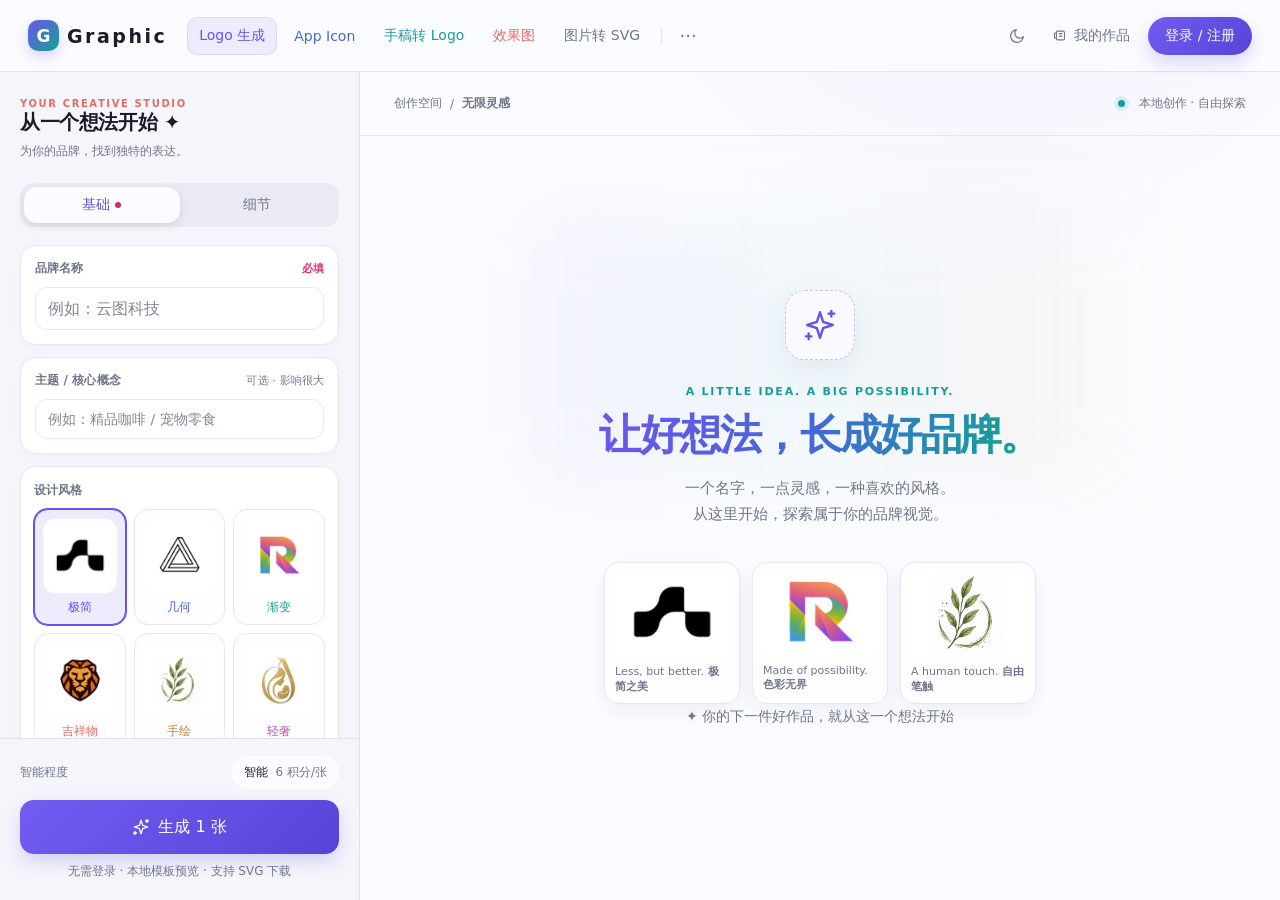
<file: index.html>
<!doctype html>
<html lang="zh-CN">
<head><meta charset="utf-8"><meta name="viewport" content="width=device-width, initial-scale=1"><meta name="theme-color" content="#f7f7fd"><title>Graphic — 让品牌灵感，自由生长</title><link rel="icon" href="data:image/svg+xml,%3Csvg xmlns='http://www.w3.org/2000/svg' viewBox='0 0 32 32'%3E%3Crect width='32' height='32' rx='8' fill='%23111111'/%3E%3Ctext x='16' y='23' text-anchor='middle' fill='white' font-size='23' font-family='Arial' font-weight='bold'%3EG%3C/text%3E%3C/svg%3E"><link rel="stylesheet" href="style.css"></head>
<body>
<header><div class="header-left"><a class="brand" href="./" aria-label="Graphic 首页"><span class="brand-icon">G</span><span>Graphic</span></a><nav aria-label="主要工具"><button class="nav-item active" data-mode="logo">Logo 生成</button><button class="nav-item" data-mode="appicon">App Icon</button><button class="nav-item" data-mode="sketch">手稿转 Logo</button><button class="nav-item" data-mode="mockup">效果图</button><button class="nav-item" data-mode="vectorizer">图片转 SVG</button><span class="divider"></span><button id="more" class="icon-btn" aria-label="更多">···</button></nav></div><div class="header-right"><button id="theme" class="icon-btn" aria-label="切换深浅主题"></button><button id="works" class="works-btn"><span id="works-icon"></span><span>我的作品</span></button><button id="login" class="login-btn">登录 / 注册</button></div></header>
<div class="workspace"><aside><div class="studio-heading"><span class="eyebrow">YOUR CREATIVE STUDIO</span><h2>从一个想法开始<span> ✦</span></h2><p>为你的品牌，找到独特的表达。</p></div><div class="tabs"><button class="tab active" data-tab="basic" aria-pressed="true">基础 <i id="required-dot"></i></button><button class="tab" data-tab="detail" aria-pressed="false">细节</button></div><div class="form-scroll"><section id="basic-panel"><div class="field upload-mode hidden"><div class="label"><span id="upload-title">上传图片</span><small>PNG / JPG / WebP</small></div><button class="upload large" id="mode-upload" aria-label="上传图片"></button><div id="mode-image"></div><p class="hint" id="upload-hint">选择一张图片，开始你的创作。</p></div><div class="field"><label class="label" for="brand"><span>品牌名称</span><small class="required">必填</small></label><input id="brand" placeholder="例如：云图科技" autocomplete="off" maxlength="40"></div><div class="field"><label class="label" for="concept"><span>主题 / 核心概念</span><small>可选 · 影响很大</small></label><input id="concept" placeholder="例如：精品咖啡 / 宠物零食" maxlength="120"></div><div class="field styles-field"><div class="label"><span>设计风格</span></div><div class="style-grid" id="styles"></div><p id="style-description" class="hint style-hint">少即是多：几何形态、负空间、单色，缩到很小也清晰</p></div></section><section id="detail-panel" class="hidden"><div class="field"><div class="label"><span>参考图</span><small>可选 · 最多 5 张</small></div><div class="ref-row"><button id="ref-upload" class="upload" aria-label="上传参考图，也可以直接粘贴（⌘/Ctrl + V）"></button><div id="refs"></div></div><p class="hint">点上传，或者直接按 ⌘/Ctrl + V 把剪贴板里的图贴进来。</p></div><div class="field"><label class="label" for="subtitle"><span>副标题 / 产品名</span><small>可选</small></label><input id="subtitle" placeholder="例如：CLOUDMAP、明前龙井" maxlength="60"><p class="hint">会排在品牌名旁边作为副标题。留空就只出品牌名。</p></div><div class="field"><div class="label"><span>主色</span><small id="color-label">不指定 · 由 AI 配色</small></div><div class="colors" id="colors"><button class="color-none selected" data-color="">不指定</button></div></div><div class="field"><label class="label" for="description"><span>补充描述</span><small>可选</small></label><textarea id="description" placeholder="描述你希望呈现的元素、感觉，或需要避开的内容…" rows="4"></textarea></div><p class="demo-note">这是独立的前端复刻演示。预览由本地模板生成，不连接 AI、账号或支付服务。</p></section></div><div class="generate-panel"><div class="intelligence"><span>智能程度</span><button id="intelligence-button"><b id="intelligence-label">智能</b> <span id="credits">6 积分/张</span></button></div><div id="intelligence-popover" class="popover hidden"><div><span>智能程度 <b id="level-title">智能</b></span><small id="level-credit">6 积分/张</small></div><div class="range-labels"><span>更便宜</span><span>更智能</span></div><input id="level" type="range" min="0" max="2" value="1" aria-label="智能程度"><p class="hint" id="level-description">更强的模型，构图与细节更稳</p></div><button id="generate" class="generate-btn"><span id="generate-icon"></span><span id="generate-label">生成 1 张</span></button><p class="generate-hint">无需登录 · 本地模板预览 · 支持 SVG 下载</p></div></aside>
<main id="canvas"><div class="canvas-topbar"><span class="canvas-breadcrumb">创作空间 <span>/</span> <b>无限灵感</b></span><span class="canvas-status"><i></i> 本地创作 · 自由探索</span></div><div class="empty-state" id="empty"><div class="empty-icon" id="empty-icon"></div><div class="hero-kicker">A LITTLE IDEA. A BIG POSSIBILITY.</div><h1 id="empty-title">让好想法，长成好品牌。</h1><p id="empty-description">一个名字，一点灵感，一种喜欢的风格。<br>从这里开始，探索属于你的品牌视觉。</p><div class="hero-samples" aria-label="设计风格灵感"><div class="sample-tile"><img src="assets/style-0.png" alt="极简风格灵感"><span>Less, but better. <b>极简之美</b></span></div><div class="sample-tile"><img src="assets/style-2.png" alt="渐变风格灵感"><span>Made of possibility. <b>色彩无界</b></span></div><div class="sample-tile"><img src="assets/style-4.png" alt="手绘风格灵感"><span>A human touch. <b>自由笔触</b></span></div></div><p class="canvas-note">✦ 你的下一件好作品，就从这一个想法开始</p></div><section id="results" class="hidden"><div class="results-header"><div><h2>我的设计</h2><p>本地模板预览 · 非 AI 生成</p></div><button class="secondary" id="clear">清空作品</button></div><div id="result-grid"></div></section></main></div>
<input type="file" id="ref-files" accept="image/png,image/jpeg,image/webp" multiple hidden><input type="file" id="mode-file" accept="image/png,image/jpeg,image/webp" hidden><div id="toast" role="status"></div><dialog id="dialog"><button class="dialog-close" aria-label="关闭">×</button><div id="dialog-content"></div></dialog><script src="app.js"></script>
</body></html>
</file>
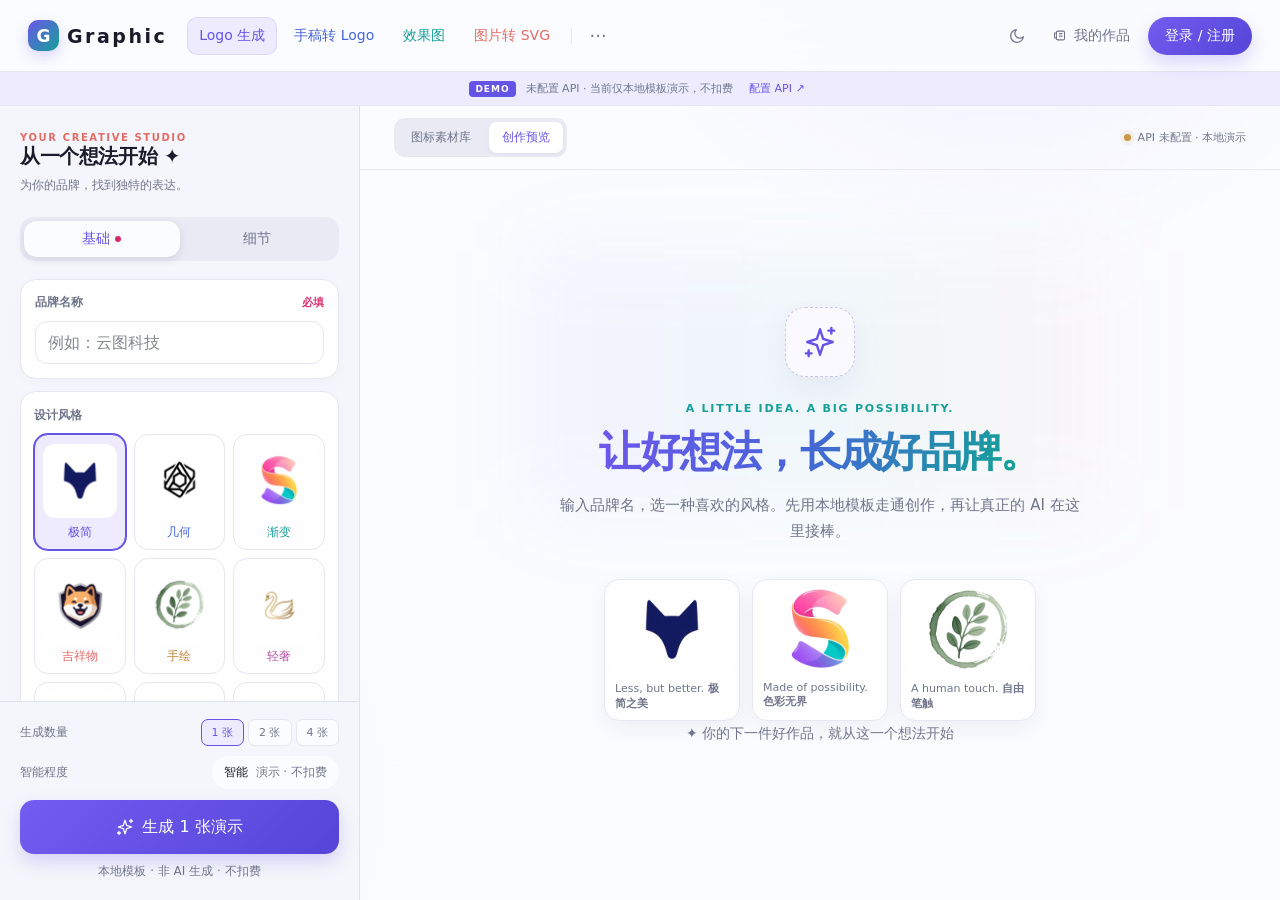
<file: public/index.html>
<!doctype html>
<html lang="zh-CN">
<head><meta charset="utf-8"><meta name="viewport" content="width=device-width, initial-scale=1"><meta name="theme-color" content="#f7f7fd"><title>Graphic — 让品牌灵感，自由生长</title><link rel="icon" href="data:image/svg+xml,%3Csvg xmlns='http://www.w3.org/2000/svg' viewBox='0 0 32 32'%3E%3Crect width='32' height='32' rx='8' fill='%23111111'/%3E%3Ctext x='16' y='23' text-anchor='middle' fill='white' font-size='23' font-family='Arial' font-weight='bold'%3EG%3C/text%3E%3C/svg%3E"><link rel="stylesheet" href="style.css"><link rel="stylesheet" href="catalog.css"><link rel="stylesheet" href="sketch-pad.css"><link rel="stylesheet" href="full-flow.css"></head>
<body>
<header><div class="header-left"><a class="brand" href="./" aria-label="Graphic 首页"><span class="brand-icon">G</span><span>Graphic</span></a><nav aria-label="主要工具"><button class="nav-item active" data-mode="logo">Logo 生成</button><button class="nav-item" data-mode="sketch">手稿转 Logo</button><button class="nav-item" data-mode="mockup">效果图</button><button class="nav-item" data-mode="vectorizer">图片转 SVG</button><span class="divider"></span><button id="more" class="icon-btn" aria-label="更多">···</button></nav></div><div class="header-right"><button id="theme" class="icon-btn" aria-label="切换深浅主题"></button><button id="works" class="works-btn"><span id="works-icon"></span><span>我的作品</span></button><button id="login" class="login-btn">登录 / 注册</button></div></header>
<div class="workspace"><aside><div class="studio-heading"><span class="eyebrow">YOUR CREATIVE STUDIO</span><h2>从一个想法开始<span> ✦</span></h2><p>为你的品牌，找到独特的表达。</p></div><div class="tabs"><button class="tab active" data-tab="basic" aria-pressed="true">基础 <i id="required-dot"></i></button><button class="tab" data-tab="detail" aria-pressed="false">细节</button></div><div class="form-scroll"><section id="basic-panel"><div class="field upload-mode hidden"><div class="label"><span id="upload-title">上传图片</span><small>PNG / JPG / WebP</small></div><button class="upload large" id="mode-upload" aria-label="上传图片"></button><div id="mode-image"></div><p class="hint" id="upload-hint">选择一张图片，开始你的创作。</p></div><div class="field"><label class="label" for="brand"><span>品牌名称</span><small class="required">必填</small></label><input id="brand" placeholder="例如：云图科技" autocomplete="off" maxlength="40"></div><div class="field styles-field"><div class="label"><span>设计风格</span></div><div class="style-grid" id="styles"></div><p id="style-description" class="hint style-hint">少即是多：几何形态、负空间、单色，缩到很小也清晰</p></div></section><section id="detail-panel" class="hidden"><div class="field" id="reference-dropzone"><div class="label"><span>参考图</span><small id="ref-count">0 / 5 张</small></div><div class="ref-row"><button id="ref-upload" class="upload" aria-label="上传参考图，也可以直接粘贴（⌘/Ctrl + V）"></button><div id="refs"></div></div><p id="ref-status" class="hint" role="status" aria-live="polite">还没有参考图</p><p class="hint">点击上传、拖入或按 ⌘/Ctrl + V 粘贴。PNG / JPG / WebP，每张小于 8 MB。</p><div id="reference-options" class="hidden"><p class="hint">图片在本地保存、不加入素材库；生成时会随请求发送到所选服务。</p></div></div><div class="field"><div class="label"><span>主色</span><small id="color-label">不指定 · 模板自动配色</small></div><div class="colors" id="colors"><button class="color-none selected" data-color="">不指定</button></div></div><div class="field"><label class="label" for="description"><span>补充描述</span><small>可选</small></label><textarea id="description" placeholder="描述你希望呈现的元素、感觉，或需要避开的内容…" rows="4"></textarea></div></section></div><div class="generate-panel"><div class="quick-workflow hidden"><span>ComfyUI workflow</span><button type="button" class="quick-workflow-button">导入 workflow</button><input class="quick-workflow-file" type="file" accept="application/json,.json" hidden><small class="quick-workflow-status"></small></div><label class="intelligence quick-model hidden" id="quick-model-row"><span>模型</span><select id="quick-model" aria-label="生成模型"></select></label><div class="intelligence"><span>智能程度</span><button id="intelligence-button"><b id="intelligence-label">智能</b> <span id="credits">6 积分/张</span></button></div><div id="intelligence-popover" class="popover hidden"><div><span>智能程度 <b id="level-title">智能</b></span><small id="level-credit">6 积分/张</small></div><div class="range-labels"><span>更便宜</span><span>更智能</span></div><input id="level" type="range" min="0" max="2" value="1" aria-label="智能程度"><p class="hint" id="level-description">更强的模型，构图与细节更稳</p></div><button id="generate" class="generate-btn"><span id="generate-icon"></span><span id="generate-label">生成 1 张</span></button><p class="generate-hint">无需登录 · 本地模板预览 · 支持 SVG 下载</p></div></aside>
<main id="canvas"><div class="canvas-topbar"><div class="view-switch" aria-label="工作区视图"><button id="view-library" class="active" aria-pressed="true">图标素材库</button><button id="view-studio" aria-pressed="false">创作预览</button></div><span class="canvas-status"><i></i> 本地创作 · 自由探索</span></div><section id="catalog" aria-labelledby="catalog-title"><div class="catalog-intro"><div><p class="catalog-kicker">A GROWING COLLECTION</p><h1 id="catalog-title">让灵感，分门别类地生长。</h1><p class="catalog-subtitle">每一个类别，每一张图标，都有自己的位置。<br>从现在开始收藏，也为下一次灵感留白。</p></div><div class="catalog-meta"><span id="catalog-total"></span><button id="catalog-help">如何添加分类与图标 ↗</button></div></div><div class="catalog-toolbar"><label class="catalog-search-label" for="catalog-search">搜索图标<input id="catalog-search" type="search" placeholder="搜索名称、分类或标签…" autocomplete="off"></label><p id="catalog-search-status" role="status" aria-live="polite"></p></div><div id="catalog-filters" aria-label="图标分类"></div><p id="catalog-warning" class="catalog-warning hidden" role="alert"></p><div id="catalog-groups"></div><footer class="catalog-footnote">分类与图标自由扩展 · 空位数量可调整 · 图片由你自行添加</footer></section><div id="studio-view" class="hidden"><div class="empty-state" id="empty"><div class="empty-icon" id="empty-icon"></div><div class="hero-kicker">A LITTLE IDEA. A BIG POSSIBILITY.</div><h1 id="empty-title">让好想法，长成好品牌。</h1><p id="empty-description">一个名字，一点灵感，一种喜欢的风格。<br>从这里开始，探索属于你的品牌视觉。</p><div class="hero-samples" aria-label="设计风格灵感"><div class="sample-tile"><img src="assets/style-0.png" alt="极简风格灵感"><span>Less, but better. <b>极简之美</b></span></div><div class="sample-tile"><img src="assets/style-2.png" alt="渐变风格灵感"><span>Made of possibility. <b>色彩无界</b></span></div><div class="sample-tile"><img src="assets/style-4.png" alt="手绘风格灵感"><span>A human touch. <b>自由笔触</b></span></div></div><p class="canvas-note">✦ 你的下一件好作品，就从这一个想法开始</p></div><section id="results" class="hidden"><div class="results-header"><div><h2>我的设计</h2><p>本地模板预览 · 非 AI 生成</p></div><button class="secondary" id="clear">清空作品</button></div><div id="result-grid"></div></section></div></main></div>
<input type="file" id="ref-files" accept="image/png,image/jpeg,image/webp" multiple hidden><input type="file" id="mode-file" accept="image/png,image/jpeg,image/webp" hidden><div id="toast" role="status"></div><dialog id="dialog"><button class="dialog-close" aria-label="关闭">×</button><div id="dialog-content"></div></dialog><script src="api-config.js"></script><script src="api-contract.js"></script><script src="api-providers.js"></script><script src="api-settings.js"></script><script src="api-adapter.js"></script><script src="sketch-pad.js"></script><script src="app.js"></script><script src="references.js"></script><script src="catalog.js"></script><script src="catalog-ui.js"></script><script src="full-flow.js"></script><script src="api-settings-ui.js"></script>
</body></html>
</file>
<file: style.css>
*{box-sizing:border-box} :root{--bg:#fff;--panel:#f3f3f3;--text:#141416;--muted:#73777e;--border:#e7e7ea;--purple:#5140e8;--selected:#efedff;--input:#fff;--tab:#e5e5e5;--card:#fff;--shadow:0 12px 35px #0002}body.dark{--bg:#131316;--panel:#1b1b1f;--text:#f4f4f5;--muted:#a0a0aa;--border:#303036;--selected:#282143;--input:#202024;--tab:#29292e;--card:#202024}html,body{margin:0;height:100%;font-family:ui-sans-serif,system-ui,-apple-system,"PingFang SC","Hiragino Sans GB","Microsoft YaHei","Helvetica Neue",Arial,sans-serif;font-size:14px;color:var(--text);background:var(--bg)}button,input,textarea{font:inherit}button,a,input,textarea{ -webkit-tap-highlight-color:transparent}button{cursor:pointer;color:inherit;border:0;background:none}a{color:inherit;text-decoration:none}button:focus-visible,a:focus-visible{outline:2px solid var(--purple);outline-offset:3px}svg{width:18px;height:18px;display:block;flex-shrink:0}header{height:56px;display:flex;align-items:center;justify-content:space-between;padding:0 16px;border-bottom:1px solid var(--border);gap:8px;position:relative;z-index:10;background:var(--bg)}.header-left,.header-right,nav,.brand{display:flex;align-items:center}.header-left{gap:20px;min-width:0}.brand{gap:8px;letter-spacing:3px;font-size:20px;font-weight:800;white-space:nowrap}.brand-icon{display:grid;place-items:center;width:28px;height:28px;background:#111214;color:white;border-radius:7px;font-size:17px;letter-spacing:0}nav{gap:2px;white-space:nowrap}.nav-item{padding:10px 12px;color:#656b76;border-radius:9px}.dark .nav-item{color:var(--muted)}.nav-item.active{background:#f3f3f6;color:var(--text)}.dark .nav-item.active{background:var(--tab)}.nav-item:hover,.icon-btn:hover,.works-btn:hover{background:var(--panel)}.divider{height:16px;width:1px;background:var(--border);margin:0 4px}.icon-btn{display:grid;place-items:center;width:34px;height:34px;border-radius:8px;color:var(--muted);font-size:18px}.header-right{gap:10px;white-space:nowrap}.works-btn{display:flex;gap:7px;align-items:center;padding:8px;border-radius:8px;color:#656b76}.works-btn svg{width:15px;height:15px}.login-btn{background:var(--purple);color:#fff;padding:10px 17px;border-radius:24px;box-shadow:0 1px 2px #0001}.workspace{display:flex;height:calc(100dvh - 56px)}aside{width:364px;flex-shrink:0;display:flex;flex-direction:column;background:var(--panel);border-right:1px solid var(--border);position:relative;min-height:0}.tabs{display:flex;margin:16px 16px 0;padding:4px;background:var(--tab);border-radius:12px;flex-shrink:0;height:44px}.tab{flex:1;border-radius:13px;color:var(--muted);display:flex;align-items:center;justify-content:center;gap:5px}.tab.active{background:var(--bg);color:var(--text);box-shadow:0 1px 3px #0001}.tab i{width:6px;height:6px;border-radius:50%;background:#d72a6e}.form-scroll{overflow-y:auto;padding:16px 16px 16px 16px;flex:1;min-height:0;scrollbar-width:thin;scrollbar-color:#8b8b8b transparent}.field{padding:14px;background:var(--card);border:1px solid var(--border);border-radius:13px;margin-bottom:12px}.label{display:flex;justify-content:space-between;align-items:center;gap:5px;font-size:12px;color:#626c78;font-weight:600;margin-bottom:10px}.dark .label{color:var(--muted)}small{font-size:11px;font-weight:400;color:var(--muted)}.label .required{color:#dc3373;font-weight:600}input:not([type=range]):not([type=color]):not([type=file]),textarea{width:100%;outline:none;border:1px solid var(--border);border-radius:12px;background:var(--input);color:var(--text);padding:11px 12px;transition:border-color .15s,box-shadow .15s}#brand{font-size:16px}input::placeholder,textarea::placeholder{color:#83888f}input:focus,textarea:focus{border-color:#8b7df1!important;box-shadow:0 0 0 3px #5140e813}textarea{resize:vertical;line-height:1.6}.styles-field{padding:14px 12px}.style-grid{display:grid;grid-template-columns:repeat(3,1fr);gap:8px}.style-card{min-width:0;padding:9px 8px 8px;border:1px solid var(--border);border-radius:13px;display:flex;flex-direction:column;align-items:center;gap:6px;font-size:12px;color:var(--muted);transition:.15s}.style-card img{width:100%;aspect-ratio:1;border-radius:12px;object-fit:cover;background:white}.style-card.selected{border-color:var(--purple);box-shadow:0 0 0 1px var(--purple);background:var(--selected);color:var(--purple)}.style-card:hover{border-color:#a79bf4;transform:translateY(-1px)}.hint{font-size:11px;line-height:1.7;color:var(--muted);margin:7px 0 0}.style-hint{margin-top:12px}.generate-panel{position:relative;padding:16px;border-top:1px solid var(--border);background:var(--panel);flex-shrink:0}.intelligence{display:flex;justify-content:space-between;align-items:center;margin-bottom:12px;color:var(--muted);font-size:12px;height:32px}.intelligence button{border-radius:22px;background:var(--bg);padding:8px 12px;font-size:12px}.intelligence b{font-weight:500;color:var(--text);margin-right:4px}.generate-btn{width:100%;background:var(--purple);color:#fff;border-radius:12px;height:52px;display:flex;align-items:center;justify-content:center;gap:8px;font-size:16px;box-shadow:0 2px 4px #5140e833}.generate-btn:hover,.login-btn:hover{background:#4632d7}.generate-btn:disabled{opacity:.7;cursor:wait}.generate-hint{font-size:12px;color:var(--muted);text-align:center;margin:9px 0 0}.popover{position:absolute;z-index:20;bottom:144px;left:27px;right:16px;background:var(--bg);padding:16px 14px 26px;border:1px solid var(--border);border-radius:12px;box-shadow:var(--shadow);color:var(--muted);font-size:12px}.popover>div{display:flex;justify-content:space-between}.popover b{color:var(--text)}.range-labels{margin:13px 0 9px}input[type=range]{width:100%;accent-color:var(--purple);cursor:pointer;height:28px;background:var(--panel);box-shadow:none!important}.colors{display:flex;flex-wrap:wrap;gap:8px;align-items:center}.color-none{border:1px solid var(--border);padding:6px 8px;border-radius:7px;font-size:11px}.color-dot{width:25px;height:25px;border-radius:50%;border:3px solid var(--card);box-shadow:0 0 0 1px var(--border)}.colors .selected{outline:2px solid var(--purple);outline-offset:2px}.custom-color{width:26px;height:26px;border-radius:50%;border:1px dashed var(--muted);display:grid;place-items:center;position:relative;cursor:pointer;font-size:19px}.custom-color input{position:absolute;opacity:0;width:100%;height:100%;cursor:pointer}.upload{display:grid;place-items:center;width:52px;height:52px;border:1px dashed var(--border);border-radius:12px;color:var(--muted)}.upload:hover{border-color:var(--purple);color:var(--purple)}.upload.large{width:100%;height:100px}.upload svg{width:20px;height:20px}.ref-row,#refs{display:flex;gap:7px;flex-wrap:wrap}.ref-row img,#mode-image img{width:52px;height:52px;object-fit:cover;border-radius:9px}#mode-image{margin-top:6px}.demo-note{font-size:11px;color:var(--muted);line-height:1.7;padding:0 12px}.hidden{display:none!important}main{flex:1;min-width:0;background:var(--bg);overflow-y:auto;display:flex;flex-direction:column}.empty-state{flex:1;display:flex;flex-direction:column;align-items:center;justify-content:center;text-align:center;padding:32px;color:var(--muted)}.empty-icon{width:80px;height:80px;border:1px dashed var(--border);border-radius:19px;display:grid;place-items:center;margin-bottom:16px}.empty-icon svg{width:34px;height:34px}.empty-state h1{font-size:16px;color:var(--text);font-weight:600;margin:0 0 8px;line-height:24px}.empty-state p{font-size:14px;line-height:24px;max-width:385px;margin:0}.results-header{display:flex;justify-content:space-between;align-items:center;margin-bottom:24px}.results-header h2{margin:0 0 6px;font-size:20px}.results-header p{margin:0;font-size:12px;color:var(--muted)}#results{padding:32px}#result-grid{display:grid;grid-template-columns:repeat(2,minmax(0,1fr));gap:20px}.result-card{border:1px solid var(--border);border-radius:16px;overflow:hidden;background:var(--card)}.result-art{width:100%;aspect-ratio:1;display:block;background:#fff}.result-art svg{width:100%;height:100%}.result-footer{padding:14px;display:flex;justify-content:space-between;align-items:center;gap:8px}.result-footer small{color:var(--muted)}.secondary{padding:8px 12px;border:1px solid var(--border);border-radius:8px;background:var(--bg);font-size:12px}.secondary:hover{border-color:var(--purple);color:var(--purple)}#toast{position:fixed;bottom:24px;left:50%;transform:translate(-50%,20px);opacity:0;pointer-events:none;background:#25232d;color:#fff;border:1px solid #ffffff1a;padding:12px 20px;border-radius:12px;box-shadow:var(--shadow);z-index:100;transition:.2s;max-width:90vw;text-align:center;font-size:13px}#toast.show{opacity:1;transform:translate(-50%,0)}dialog{border:1px solid var(--border);border-radius:20px;padding:32px;width:min(420px,90vw);background:var(--bg);color:var(--text);box-shadow:var(--shadow)}dialog::backdrop{background:#12101c66;backdrop-filter:blur(4px)}.dialog-close{position:absolute;right:12px;top:8px;color:var(--muted);font-size:26px}dialog h2{font-size:22px;margin:4px 0 16px}dialog p{color:var(--muted);line-height:1.8;font-size:14px}dialog .login-btn{width:100%;margin-top:10px}.preview-dialog{width:min(650px,92vw)}.preview-dialog svg{width:100%;height:auto}.download-link{display:block;text-align:center;margin-top:16px}.bad-input{border-color:#dc3373!important;box-shadow:0 0 0 3px #dc337314!important}@media(min-width:1500px){.form-scroll{padding-right:16px}}@media(max-width:1100px){.header-left{gap:12px}.nav-item{padding:10px 8px}nav .divider,nav #more{display:none}.brand{font-size:18px;letter-spacing:2px}.header-right{gap:4px}.works-btn{padding:7px 4px}header{padding:0 12px}}@media(max-width:900px){.works-btn span:last-child{display:none}.nav-item{font-size:12px;padding:10px 7px}.brand{font-size:16px;letter-spacing:1px}.header-left{gap:8px}.login-btn{padding:9px 12px;font-size:12px}}@media(max-width:767px){html,body{height:auto;min-height:100%}header{height:104px;align-items:flex-start;padding-top:12px}.header-left{display:block}.brand{font-size:19px;letter-spacing:3px}.header-right{position:absolute;right:12px;top:10px}.header-left nav{position:absolute;left:8px;right:8px;top:57px;overflow-x:auto;gap:3px;padding-bottom:6px}.nav-item{font-size:13px;padding:8px 12px}.workspace{height:auto;flex-direction:column}aside{width:100%;border-right:0;border-bottom:1px solid var(--border)}.form-scroll{overflow:visible;padding:16px;max-height:none}.style-grid{grid-template-columns:repeat(5,1fr);gap:8px}.style-card{padding:6px;font-size:11px;gap:5px}.tabs{margin:16px 16px 0}.generate-panel{padding:12px 16px 16px}.generate-hint{font-size:11px}.popover{bottom:138px;left:auto;width:300px}.empty-state{min-height:440px;padding:45px 28px}.empty-state p{max-width:385px}.empty-icon{width:70px;height:70px}.empty-state h1{font-size:16px}#results{padding:22px 16px}#result-grid{gap:12px}.result-footer{padding:10px}.result-footer small{font-size:10px}.result-footer .secondary{font-size:11px;padding:7px}.styles-field{margin-bottom:0}.field{padding:14px}.style-hint{font-size:11px}}@media(prefers-reduced-motion:reduce){*{transition:none!important;animation:none!important}}

/* ─────────────────────────────────────────────────────────────
   Yeelogo Studio refresh · light creative workspace
   The rules below intentionally layer over the original functional styles.
   ───────────────────────────────────────────────────────────── */
:root {
  --bg: #fbfcff;
  --panel: #f4f5fb;
  --text: #1b1b2b;
  --muted: #70758a;
  --border: #e6e7f0;
  --purple: #6553e8;
  --selected: #eeebff;
  --input: #ffffff;
  --tab: #e9eaf4;
  --card: #ffffff;
  --shadow: 0 18px 42px rgba(39, 37, 80, .10);
  --violet: #6b57e9;
  --indigo: #4666d8;
  --teal: #159f98;
  --coral: #e56b65;
  --header-height: 72px;
  --aside-width: 360px;
}
body.dark {
  --bg: #11121b;
  --panel: #181a27;
  --text: #f5f4ff;
  --muted: #a8a9bd;
  --border: #2d3042;
  --purple: #9486ff;
  --selected: #2b2850;
  --input: #1d1f2d;
  --tab: #252839;
  --card: #1d1f2d;
  --shadow: 0 20px 50px rgba(0, 0, 0, .32);
}
html, body { background: var(--bg); color: var(--text); }
body {
  background-image: radial-gradient(circle at 78% -18%, rgba(112, 91, 238, .09), transparent 31rem),
    radial-gradient(circle at 4% 88%, rgba(25, 166, 157, .06), transparent 27rem);
}
body.dark { background-image: radial-gradient(circle at 80% -18%, rgba(112, 91, 238, .16), transparent 31rem); }
header {
  height: var(--header-height);
  padding: 0 28px;
  border-bottom-color: rgba(126, 127, 157, .18);
  background: color-mix(in srgb, var(--bg) 88%, transparent);
  backdrop-filter: blur(18px);
}
.brand { color: var(--text); font-size: 19px; letter-spacing: 2.5px; }
.brand-icon { width: 31px; height: 31px; border-radius: 10px; background: linear-gradient(135deg, var(--violet), var(--teal)); box-shadow: 0 5px 14px rgba(101, 83, 232, .24); }
nav { gap: 5px; }
.nav-item { color: var(--muted); border-radius: 10px; transition: background .18s, color .18s, transform .18s; }
.nav-item:nth-child(1) { color: var(--violet); }
.nav-item:nth-child(2) { color: var(--indigo); }
.nav-item:nth-child(3) { color: var(--teal); }
.nav-item:nth-child(4) { color: var(--coral); }
.nav-item.active, .dark .nav-item.active { background: var(--selected); color: var(--purple); box-shadow: inset 0 0 0 1px color-mix(in srgb, var(--purple) 13%, transparent); }
.nav-item:hover { transform: translateY(-1px); background: color-mix(in srgb, var(--selected) 65%, transparent); }
.works-btn { color: var(--muted); }
.login-btn, .generate-btn { background: linear-gradient(135deg, #715df0, #5644d8); box-shadow: 0 8px 18px rgba(101, 83, 232, .22); }
.login-btn:hover, .generate-btn:hover { background: linear-gradient(135deg, #806ef4, #5d49e0); }
.workspace { height: calc(100dvh - var(--header-height)); }
aside { width: var(--aside-width); background: color-mix(in srgb, var(--panel) 94%, #ffffff 6%); border-right-color: rgba(126, 127, 157, .18); }
.tabs { margin: 20px 20px 0; background: var(--tab); border-radius: 14px; }
.tab { color: var(--muted); }
.tab.active { color: var(--purple); box-shadow: 0 3px 10px rgba(30, 29, 62, .10); }
.form-scroll { padding: 18px 20px 20px; }
.field { border-color: var(--border); border-radius: 16px; box-shadow: 0 3px 12px rgba(38, 39, 74, .025); }
.label { color: var(--muted); letter-spacing: .01em; }
.styles-field { padding: 15px 13px; }
.style-card { border-color: var(--border); border-radius: 14px; background: color-mix(in srgb, var(--card) 92%, var(--selected) 8%); }
.style-card:nth-child(1) { color: var(--violet); }
.style-card:nth-child(2) { color: var(--indigo); }
.style-card:nth-child(3) { color: var(--teal); }
.style-card:nth-child(4) { color: var(--coral); }
.style-card:nth-child(5) { color: #c1842f; }
.style-card:nth-child(6) { color: #b455a7; }
.style-card.selected { border-color: var(--purple); color: var(--purple); background: var(--selected); }
.style-card:hover { border-color: color-mix(in srgb, currentColor 50%, var(--border)); box-shadow: 0 7px 17px rgba(51, 48, 102, .08); }
.generate-panel { padding: 17px 20px 20px; background: color-mix(in srgb, var(--panel) 95%, #fff 5%); border-top-color: rgba(126, 127, 157, .18); }
.generate-btn { border-radius: 14px; height: 54px; }
main { background: transparent; }
.canvas-topbar {
  height: 64px; flex: 0 0 64px; display: flex; align-items: center; justify-content: space-between;
  gap: 16px; padding: 0 34px; border-bottom: 1px solid rgba(126, 127, 157, .15); color: var(--muted);
}
.canvas-breadcrumb { display: flex; align-items: center; gap: 8px; font-size: 12px; }
.canvas-breadcrumb strong { color: var(--text); font-weight: 650; }
.canvas-status { display: inline-flex; align-items: center; gap: 7px; font-size: 12px; }
.canvas-status::before { content: ""; width: 7px; height: 7px; border-radius: 50%; background: var(--teal); box-shadow: 0 0 0 4px rgba(21, 159, 152, .12); }
.empty-state {
  width: 100%; min-height: 0; flex: 1; justify-content: center; padding: 52px clamp(24px, 7vw, 100px) 70px;
  position: relative; overflow: hidden;
}
.empty-state::before { content: ""; position: absolute; width: 580px; height: 260px; left: 50%; top: 11%; transform: translateX(-50%); background: linear-gradient(90deg, rgba(107,87,233,.06), rgba(21,159,152,.05), rgba(229,107,101,.05)); filter: blur(45px); pointer-events: none; }
.empty-icon { position: relative; z-index: 1; width: 70px; height: 70px; border-radius: 20px; margin-bottom: 25px; border-color: color-mix(in srgb, var(--purple) 22%, var(--border)); background: color-mix(in srgb, var(--card) 72%, var(--selected) 28%); box-shadow: 0 10px 30px rgba(71, 58, 150, .08); }
.empty-icon svg { color: var(--purple); }
.hero-kicker { position: relative; z-index: 1; color: var(--teal); font-size: 11px; font-weight: 750; letter-spacing: .16em; text-transform: uppercase; margin: 0 0 13px; }
.empty-state h1#empty-title { position: relative; z-index: 1; max-width: 680px; margin: 0; font-size: clamp(32px, 3.4vw, 42px); line-height: 1.13; letter-spacing: -.045em; font-weight: 800; color: transparent; background: linear-gradient(105deg, var(--violet) 4%, var(--indigo) 47%, var(--teal) 92%); -webkit-background-clip: text; background-clip: text; }
.empty-state p#empty-description { position: relative; z-index: 1; max-width: 520px; margin: 17px auto 0; color: var(--muted); font-size: 15px; line-height: 1.75; }
.hero-samples { position: relative; z-index: 1; display: grid; grid-template-columns: repeat(3, minmax(100px, 136px)); gap: 12px; margin: 34px auto 0; }
.sample-tile { display: flex; flex-direction: column; gap: 8px; padding: 7px 7px 9px; border: 1px solid var(--border); border-radius: 15px; background: color-mix(in srgb, var(--card) 85%, transparent); box-shadow: 0 8px 22px rgba(40, 40, 82, .06); color: var(--muted); font-size: 11px; text-align: left; }
.sample-tile img { width: 100%; aspect-ratio: 1.38; object-fit: cover; border-radius: 10px; }
.sample-tile span { padding: 0 3px; }
.sample-tile:hover { border-color: var(--purple); transform: translateY(-2px); transition: transform .18s, border-color .18s; }
.canvas-note { position: relative; z-index: 1; margin: 32px 0 0; color: var(--muted); font-size: 11px; }
#results { padding: 34px; }
.result-card { border-radius: 18px; box-shadow: 0 7px 22px rgba(38, 39, 74, .055); }
@media (max-width: 900px) and (min-width: 768px) { header { padding: 0 18px; } .canvas-topbar { padding: 0 24px; } }
@media (max-width: 767px) {
  :root { --header-height: 104px; }
  header { height: var(--header-height); padding: 12px 16px 0; }
  .workspace { height: auto; min-height: calc(100dvh - var(--header-height)); }
  aside { width: 100%; }
  .tabs { margin: 16px 16px 0; }
  .form-scroll { padding: 16px; }
  .generate-panel { padding: 12px 16px 16px; }
  .canvas-topbar { height: 54px; flex-basis: 54px; padding: 0 18px; }
  .canvas-status { font-size: 11px; }
  .empty-state { min-height: 580px; padding: 54px 20px 70px; }
  .empty-state::before { width: 360px; top: 7%; }
  .empty-state h1#empty-title { font-size: clamp(30px, 9vw, 36px); }
  .empty-state p#empty-description { font-size: 14px; margin-top: 14px; }
  .hero-samples { width: min(100%, 360px); grid-template-columns: repeat(3, 1fr); gap: 8px; margin-top: 27px; }
  .sample-tile { padding: 5px 5px 8px; border-radius: 12px; font-size: 10px; }
  .canvas-note { margin-top: 25px; }
}
@media (prefers-reduced-motion: reduce) { .style-card:hover, .sample-tile:hover, .nav-item:hover { transform: none; } }

/* Sidebar intro block supplied by the application shell */
.studio-heading { padding: 22px 20px 2px; }
.studio-heading .eyebrow { margin: 0 0 7px; color: var(--coral); font-size: 10px; font-weight: 800; letter-spacing: .16em; text-transform: uppercase; }
.studio-heading h2 { margin: 0; color: var(--text); font-size: 20px; line-height: 1.25; letter-spacing: -.02em; }
.studio-heading p { margin: 7px 0 0; color: var(--muted); font-size: 12px; line-height: 1.6; }
@media (max-width: 767px) { .studio-heading { padding: 18px 16px 0; } }
</file>
<file: public/style.css>
*{box-sizing:border-box} :root{--bg:#fff;--panel:#f3f3f3;--text:#141416;--muted:#73777e;--border:#e7e7ea;--purple:#5140e8;--selected:#efedff;--input:#fff;--tab:#e5e5e5;--card:#fff;--shadow:0 12px 35px #0002}body.dark{--bg:#131316;--panel:#1b1b1f;--text:#f4f4f5;--muted:#a0a0aa;--border:#303036;--selected:#282143;--input:#202024;--tab:#29292e;--card:#202024}html,body{margin:0;height:100%;font-family:ui-sans-serif,system-ui,-apple-system,"PingFang SC","Hiragino Sans GB","Microsoft YaHei","Helvetica Neue",Arial,sans-serif;font-size:14px;color:var(--text);background:var(--bg)}button,input,textarea{font:inherit}button,a,input,textarea{ -webkit-tap-highlight-color:transparent}button{cursor:pointer;color:inherit;border:0;background:none}a{color:inherit;text-decoration:none}button:focus-visible,a:focus-visible{outline:2px solid var(--purple);outline-offset:3px}svg{width:18px;height:18px;display:block;flex-shrink:0}header{height:56px;display:flex;align-items:center;justify-content:space-between;padding:0 16px;border-bottom:1px solid var(--border);gap:8px;position:relative;z-index:10;background:var(--bg)}.header-left,.header-right,nav,.brand{display:flex;align-items:center}.header-left{gap:20px;min-width:0}.brand{gap:8px;letter-spacing:3px;font-size:20px;font-weight:800;white-space:nowrap}.brand-icon{display:grid;place-items:center;width:28px;height:28px;background:#111214;color:white;border-radius:7px;font-size:17px;letter-spacing:0}nav{gap:2px;white-space:nowrap}.nav-item{padding:10px 12px;color:#656b76;border-radius:9px}.dark .nav-item{color:var(--muted)}.nav-item.active{background:#f3f3f6;color:var(--text)}.dark .nav-item.active{background:var(--tab)}.nav-item:hover,.icon-btn:hover,.works-btn:hover{background:var(--panel)}.divider{height:16px;width:1px;background:var(--border);margin:0 4px}.icon-btn{display:grid;place-items:center;width:34px;height:34px;border-radius:8px;color:var(--muted);font-size:18px}.header-right{gap:10px;white-space:nowrap}.works-btn{display:flex;gap:7px;align-items:center;padding:8px;border-radius:8px;color:#656b76}.works-btn svg{width:15px;height:15px}.login-btn{background:var(--purple);color:#fff;padding:10px 17px;border-radius:24px;box-shadow:0 1px 2px #0001}.workspace{display:flex;height:calc(100dvh - 56px)}aside{width:364px;flex-shrink:0;display:flex;flex-direction:column;background:var(--panel);border-right:1px solid var(--border);position:relative;min-height:0}.tabs{display:flex;margin:16px 16px 0;padding:4px;background:var(--tab);border-radius:12px;flex-shrink:0;height:44px}.tab{flex:1;border-radius:13px;color:var(--muted);display:flex;align-items:center;justify-content:center;gap:5px}.tab.active{background:var(--bg);color:var(--text);box-shadow:0 1px 3px #0001}.tab i{width:6px;height:6px;border-radius:50%;background:#d72a6e}.form-scroll{overflow-y:auto;padding:16px 16px 16px 16px;flex:1;min-height:0;scrollbar-width:thin;scrollbar-color:#8b8b8b transparent}.field{padding:14px;background:var(--card);border:1px solid var(--border);border-radius:13px;margin-bottom:12px}.label{display:flex;justify-content:space-between;align-items:center;gap:5px;font-size:12px;color:#626c78;font-weight:600;margin-bottom:10px}.dark .label{color:var(--muted)}small{font-size:11px;font-weight:400;color:var(--muted)}.label .required{color:#dc3373;font-weight:600}input:not([type=range]):not([type=color]):not([type=file]),textarea{width:100%;outline:none;border:1px solid var(--border);border-radius:12px;background:var(--input);color:var(--text);padding:11px 12px;transition:border-color .15s,box-shadow .15s}#brand{font-size:16px}input::placeholder,textarea::placeholder{color:#83888f}input:focus,textarea:focus{border-color:#8b7df1!important;box-shadow:0 0 0 3px #5140e813}textarea{resize:vertical;line-height:1.6}.styles-field{padding:14px 12px}.style-grid{display:grid;grid-template-columns:repeat(3,1fr);gap:8px}.style-card{min-width:0;padding:9px 8px 8px;border:1px solid var(--border);border-radius:13px;display:flex;flex-direction:column;align-items:center;gap:6px;font-size:12px;color:var(--muted);transition:.15s}.style-card img{width:100%;aspect-ratio:1;border-radius:12px;object-fit:cover;background:white}.style-card.selected{border-color:var(--purple);box-shadow:0 0 0 1px var(--purple);background:var(--selected);color:var(--purple)}.style-card:hover{border-color:#a79bf4;transform:translateY(-1px)}.hint{font-size:11px;line-height:1.7;color:var(--muted);margin:7px 0 0}.style-hint{margin-top:12px}.generate-panel{position:relative;padding:16px;border-top:1px solid var(--border);background:var(--panel);flex-shrink:0}.intelligence{display:flex;justify-content:space-between;align-items:center;margin-bottom:12px;color:var(--muted);font-size:12px;height:32px}.intelligence button{border-radius:22px;background:var(--bg);padding:8px 12px;font-size:12px}.intelligence b{font-weight:500;color:var(--text);margin-right:4px}.generate-btn{width:100%;background:var(--purple);color:#fff;border-radius:12px;height:52px;display:flex;align-items:center;justify-content:center;gap:8px;font-size:16px;box-shadow:0 2px 4px #5140e833}.generate-btn:hover,.login-btn:hover{background:#4632d7}.generate-btn:disabled{opacity:.7;cursor:wait}.generate-hint{font-size:12px;color:var(--muted);text-align:center;margin:9px 0 0}.popover{position:absolute;z-index:20;bottom:144px;left:27px;right:16px;background:var(--bg);padding:16px 14px 26px;border:1px solid var(--border);border-radius:12px;box-shadow:var(--shadow);color:var(--muted);font-size:12px}.popover>div{display:flex;justify-content:space-between}.popover b{color:var(--text)}.range-labels{margin:13px 0 9px}input[type=range]{width:100%;accent-color:var(--purple);cursor:pointer;height:28px;background:var(--panel);box-shadow:none!important}.colors{display:flex;flex-wrap:wrap;gap:8px;align-items:center}.color-none{border:1px solid var(--border);padding:6px 8px;border-radius:7px;font-size:11px}.color-dot{width:25px;height:25px;border-radius:50%;border:3px solid var(--card);box-shadow:0 0 0 1px var(--border)}.colors .selected{outline:2px solid var(--purple);outline-offset:2px}.custom-color{width:26px;height:26px;border-radius:50%;border:1px dashed var(--muted);display:grid;place-items:center;position:relative;cursor:pointer;font-size:19px}.custom-color input{position:absolute;opacity:0;width:100%;height:100%;cursor:pointer}.upload{display:grid;place-items:center;width:52px;height:52px;border:1px dashed var(--border);border-radius:12px;color:var(--muted)}.upload:hover{border-color:var(--purple);color:var(--purple)}.upload.large{width:100%;height:100px}.upload svg{width:20px;height:20px}.ref-row,#refs{display:flex;gap:7px;flex-wrap:wrap}.ref-row img,#mode-image img{width:52px;height:52px;object-fit:cover;border-radius:9px}#mode-image{margin-top:6px}.demo-note{font-size:11px;color:var(--muted);line-height:1.7;padding:0 12px}.hidden{display:none!important}main{flex:1;min-width:0;background:var(--bg);overflow-y:auto;display:flex;flex-direction:column}.empty-state{flex:1;display:flex;flex-direction:column;align-items:center;justify-content:center;text-align:center;padding:32px;color:var(--muted)}.empty-icon{width:80px;height:80px;border:1px dashed var(--border);border-radius:19px;display:grid;place-items:center;margin-bottom:16px}.empty-icon svg{width:34px;height:34px}.empty-state h1{font-size:16px;color:var(--text);font-weight:600;margin:0 0 8px;line-height:24px}.empty-state p{font-size:14px;line-height:24px;max-width:385px;margin:0}.results-header{display:flex;justify-content:space-between;align-items:center;margin-bottom:24px}.results-header h2{margin:0 0 6px;font-size:20px}.results-header p{margin:0;font-size:12px;color:var(--muted)}#results{padding:32px}#result-grid{display:grid;grid-template-columns:repeat(2,minmax(0,1fr));gap:20px}.result-card{border:1px solid var(--border);border-radius:16px;overflow:hidden;background:var(--card)}.result-art{width:100%;aspect-ratio:1;display:block;background:#fff}.result-art svg{width:100%;height:100%}.result-footer{padding:14px;display:flex;justify-content:space-between;align-items:center;gap:8px}.result-footer small{color:var(--muted)}.secondary{padding:8px 12px;border:1px solid var(--border);border-radius:8px;background:var(--bg);font-size:12px}.secondary:hover{border-color:var(--purple);color:var(--purple)}#toast{position:fixed;bottom:24px;left:50%;transform:translate(-50%,20px);opacity:0;pointer-events:none;background:#25232d;color:#fff;border:1px solid #ffffff1a;padding:12px 20px;border-radius:12px;box-shadow:var(--shadow);z-index:100;transition:.2s;max-width:90vw;text-align:center;font-size:13px}#toast.show{opacity:1;transform:translate(-50%,0)}dialog{border:1px solid var(--border);border-radius:20px;padding:32px;width:min(420px,90vw);background:var(--bg);color:var(--text);box-shadow:var(--shadow)}dialog::backdrop{background:#12101c66;backdrop-filter:blur(4px)}.dialog-close{position:absolute;right:12px;top:8px;color:var(--muted);font-size:26px}dialog h2{font-size:22px;margin:4px 0 16px}dialog p{color:var(--muted);line-height:1.8;font-size:14px}dialog .login-btn{width:100%;margin-top:10px}.preview-dialog{width:min(650px,92vw)}.preview-dialog svg{width:100%;height:auto}.download-link{display:block;text-align:center;margin-top:16px}.bad-input{border-color:#dc3373!important;box-shadow:0 0 0 3px #dc337314!important}@media(min-width:1500px){.form-scroll{padding-right:16px}}@media(max-width:1100px){.header-left{gap:12px}.nav-item{padding:10px 8px}nav .divider,nav #more{display:none}.brand{font-size:18px;letter-spacing:2px}.header-right{gap:4px}.works-btn{padding:7px 4px}header{padding:0 12px}}@media(max-width:900px){.works-btn span:last-child{display:none}.nav-item{font-size:12px;padding:10px 7px}.brand{font-size:16px;letter-spacing:1px}.header-left{gap:8px}.login-btn{padding:9px 12px;font-size:12px}}@media(max-width:767px){html,body{height:auto;min-height:100%}header{height:104px;align-items:flex-start;padding-top:12px}.header-left{display:block}.brand{font-size:19px;letter-spacing:3px}.header-right{position:absolute;right:12px;top:10px}.header-left nav{position:absolute;left:8px;right:8px;top:57px;overflow-x:auto;gap:3px;padding-bottom:6px}.nav-item{font-size:13px;padding:8px 12px}.workspace{height:auto;flex-direction:column}aside{width:100%;border-right:0;border-bottom:1px solid var(--border)}.form-scroll{overflow:visible;padding:16px;max-height:none}.style-grid{grid-template-columns:repeat(5,1fr);gap:8px}.style-card{padding:6px;font-size:11px;gap:5px}.tabs{margin:16px 16px 0}.generate-panel{padding:12px 16px 16px}.generate-hint{font-size:11px}.popover{bottom:138px;left:auto;width:300px}.empty-state{min-height:440px;padding:45px 28px}.empty-state p{max-width:385px}.empty-icon{width:70px;height:70px}.empty-state h1{font-size:16px}#results{padding:22px 16px}#result-grid{gap:12px}.result-footer{padding:10px}.result-footer small{font-size:10px}.result-footer .secondary{font-size:11px;padding:7px}.styles-field{margin-bottom:0}.field{padding:14px}.style-hint{font-size:11px}}@media(prefers-reduced-motion:reduce){*{transition:none!important;animation:none!important}}

/* ─────────────────────────────────────────────────────────────
   Yeelogo Studio refresh · light creative workspace
   The rules below intentionally layer over the original functional styles.
   ───────────────────────────────────────────────────────────── */
:root {
  --bg: #fbfcff;
  --panel: #f4f5fb;
  --text: #1b1b2b;
  --muted: #70758a;
  --border: #e6e7f0;
  --purple: #6553e8;
  --selected: #eeebff;
  --input: #ffffff;
  --tab: #e9eaf4;
  --card: #ffffff;
  --shadow: 0 18px 42px rgba(39, 37, 80, .10);
  --violet: #6b57e9;
  --indigo: #4666d8;
  --teal: #159f98;
  --coral: #e56b65;
  --header-height: 72px;
  --aside-width: 360px;
}
body.dark {
  --bg: #11121b;
  --panel: #181a27;
  --text: #f5f4ff;
  --muted: #a8a9bd;
  --border: #2d3042;
  --purple: #9486ff;
  --selected: #2b2850;
  --input: #1d1f2d;
  --tab: #252839;
  --card: #1d1f2d;
  --shadow: 0 20px 50px rgba(0, 0, 0, .32);
}
html, body { background: var(--bg); color: var(--text); }
body {
  background-image: radial-gradient(circle at 78% -18%, rgba(112, 91, 238, .09), transparent 31rem),
    radial-gradient(circle at 4% 88%, rgba(25, 166, 157, .06), transparent 27rem);
}
body.dark { background-image: radial-gradient(circle at 80% -18%, rgba(112, 91, 238, .16), transparent 31rem); }
header {
  height: var(--header-height);
  padding: 0 28px;
  border-bottom-color: rgba(126, 127, 157, .18);
  background: color-mix(in srgb, var(--bg) 88%, transparent);
  backdrop-filter: blur(18px);
}
.brand { color: var(--text); font-size: 19px; letter-spacing: 2.5px; }
.brand-icon { width: 31px; height: 31px; border-radius: 10px; background: linear-gradient(135deg, var(--violet), var(--teal)); box-shadow: 0 5px 14px rgba(101, 83, 232, .24); }
nav { gap: 5px; }
.nav-item { color: var(--muted); border-radius: 10px; transition: background .18s, color .18s, transform .18s; }
.nav-item:nth-child(1) { color: var(--violet); }
.nav-item:nth-child(2) { color: var(--indigo); }
.nav-item:nth-child(3) { color: var(--teal); }
.nav-item:nth-child(4) { color: var(--coral); }
.nav-item.active, .dark .nav-item.active { background: var(--selected); color: var(--purple); box-shadow: inset 0 0 0 1px color-mix(in srgb, var(--purple) 13%, transparent); }
.nav-item:hover { transform: translateY(-1px); background: color-mix(in srgb, var(--selected) 65%, transparent); }
.works-btn { color: var(--muted); }
.login-btn, .generate-btn { background: linear-gradient(135deg, #715df0, #5644d8); box-shadow: 0 8px 18px rgba(101, 83, 232, .22); }
.login-btn:hover, .generate-btn:hover { background: linear-gradient(135deg, #806ef4, #5d49e0); }
.workspace { height: calc(100dvh - var(--header-height)); }
aside { width: var(--aside-width); background: color-mix(in srgb, var(--panel) 94%, #ffffff 6%); border-right-color: rgba(126, 127, 157, .18); }
.tabs { margin: 20px 20px 0; background: var(--tab); border-radius: 14px; }
.tab { color: var(--muted); }
.tab.active { color: var(--purple); box-shadow: 0 3px 10px rgba(30, 29, 62, .10); }
.form-scroll { padding: 18px 20px 20px; }
.field { border-color: var(--border); border-radius: 16px; box-shadow: 0 3px 12px rgba(38, 39, 74, .025); }
.label { color: var(--muted); letter-spacing: .01em; }
.styles-field { padding: 15px 13px; }
.style-card { border-color: var(--border); border-radius: 14px; background: color-mix(in srgb, var(--card) 92%, var(--selected) 8%); }
.style-card:nth-child(1) { color: var(--violet); }
.style-card:nth-child(2) { color: var(--indigo); }
.style-card:nth-child(3) { color: var(--teal); }
.style-card:nth-child(4) { color: var(--coral); }
.style-card:nth-child(5) { color: #c1842f; }
.style-card:nth-child(6) { color: #b455a7; }
.style-card.selected { border-color: var(--purple); color: var(--purple); background: var(--selected); }
.style-card:hover { border-color: color-mix(in srgb, currentColor 50%, var(--border)); box-shadow: 0 7px 17px rgba(51, 48, 102, .08); }
.generate-panel { padding: 17px 20px 20px; background: color-mix(in srgb, var(--panel) 95%, #fff 5%); border-top-color: rgba(126, 127, 157, .18); }
.generate-btn { border-radius: 14px; height: 54px; }
main { background: transparent; }
.canvas-topbar {
  height: 64px; flex: 0 0 64px; display: flex; align-items: center; justify-content: space-between;
  gap: 16px; padding: 0 34px; border-bottom: 1px solid rgba(126, 127, 157, .15); color: var(--muted);
}
.canvas-breadcrumb { display: flex; align-items: center; gap: 8px; font-size: 12px; }
.canvas-breadcrumb strong { color: var(--text); font-weight: 650; }
.canvas-status { display: inline-flex; align-items: center; gap: 7px; font-size: 12px; }
.canvas-status::before { content: ""; width: 7px; height: 7px; border-radius: 50%; background: var(--teal); box-shadow: 0 0 0 4px rgba(21, 159, 152, .12); }
.empty-state {
  width: 100%; min-height: 0; flex: 1; justify-content: center; padding: 52px clamp(24px, 7vw, 100px) 70px;
  position: relative; overflow: hidden;
}
.empty-state::before { content: ""; position: absolute; width: 580px; height: 260px; left: 50%; top: 11%; transform: translateX(-50%); background: linear-gradient(90deg, rgba(107,87,233,.06), rgba(21,159,152,.05), rgba(229,107,101,.05)); filter: blur(45px); pointer-events: none; }
.empty-icon { position: relative; z-index: 1; width: 70px; height: 70px; border-radius: 20px; margin-bottom: 25px; border-color: color-mix(in srgb, var(--purple) 22%, var(--border)); background: color-mix(in srgb, var(--card) 72%, var(--selected) 28%); box-shadow: 0 10px 30px rgba(71, 58, 150, .08); }
.empty-icon svg { color: var(--purple); }
.hero-kicker { position: relative; z-index: 1; color: var(--teal); font-size: 11px; font-weight: 750; letter-spacing: .16em; text-transform: uppercase; margin: 0 0 13px; }
.empty-state h1#empty-title { position: relative; z-index: 1; max-width: 680px; margin: 0; font-size: clamp(32px, 3.4vw, 42px); line-height: 1.13; letter-spacing: -.045em; font-weight: 800; color: transparent; background: linear-gradient(105deg, var(--violet) 4%, var(--indigo) 47%, var(--teal) 92%); -webkit-background-clip: text; background-clip: text; }
.empty-state p#empty-description { position: relative; z-index: 1; max-width: 520px; margin: 17px auto 0; color: var(--muted); font-size: 15px; line-height: 1.75; }
.hero-samples { position: relative; z-index: 1; display: grid; grid-template-columns: repeat(3, minmax(100px, 136px)); gap: 12px; margin: 34px auto 0; }
.sample-tile { display: flex; flex-direction: column; gap: 8px; padding: 7px 7px 9px; border: 1px solid var(--border); border-radius: 15px; background: color-mix(in srgb, var(--card) 85%, transparent); box-shadow: 0 8px 22px rgba(40, 40, 82, .06); color: var(--muted); font-size: 11px; text-align: left; }
.sample-tile img { width: 100%; aspect-ratio: 1.38; object-fit: cover; border-radius: 10px; }
.sample-tile span { padding: 0 3px; }
.sample-tile:hover { border-color: var(--purple); transform: translateY(-2px); transition: transform .18s, border-color .18s; }
.canvas-note { position: relative; z-index: 1; margin: 32px 0 0; color: var(--muted); font-size: 11px; }
#results { padding: 34px; }
.result-card { border-radius: 18px; box-shadow: 0 7px 22px rgba(38, 39, 74, .055); }
@media (max-width: 900px) and (min-width: 768px) { header { padding: 0 18px; } .canvas-topbar { padding: 0 24px; } }
@media (max-width: 767px) {
  :root { --header-height: 104px; }
  header { height: var(--header-height); padding: 12px 16px 0; }
  .workspace { height: auto; min-height: calc(100dvh - var(--header-height)); }
  aside { width: 100%; }
  .tabs { margin: 16px 16px 0; }
  .form-scroll { padding: 16px; }
  .generate-panel { padding: 12px 16px 16px; }
  .canvas-topbar { height: 54px; flex-basis: 54px; padding: 0 18px; }
  .canvas-status { font-size: 11px; }
  .empty-state { min-height: 580px; padding: 54px 20px 70px; }
  .empty-state::before { width: 360px; top: 7%; }
  .empty-state h1#empty-title { font-size: clamp(30px, 9vw, 36px); }
  .empty-state p#empty-description { font-size: 14px; margin-top: 14px; }
  .hero-samples { width: min(100%, 360px); grid-template-columns: repeat(3, 1fr); gap: 8px; margin-top: 27px; }
  .sample-tile { padding: 5px 5px 8px; border-radius: 12px; font-size: 10px; }
  .canvas-note { margin-top: 25px; }
}
@media (prefers-reduced-motion: reduce) { .style-card:hover, .sample-tile:hover, .nav-item:hover { transform: none; } }

/* Sidebar intro block supplied by the application shell */
.studio-heading { padding: 22px 20px 2px; }
.studio-heading .eyebrow { margin: 0 0 7px; color: var(--coral); font-size: 10px; font-weight: 800; letter-spacing: .16em; text-transform: uppercase; }
.studio-heading h2 { margin: 0; color: var(--text); font-size: 20px; line-height: 1.25; letter-spacing: -.02em; }
.studio-heading p { margin: 7px 0 0; color: var(--muted); font-size: 12px; line-height: 1.6; }
@media (max-width: 767px) { .studio-heading { padding: 18px 16px 0; } }

/* 参考图上传、移除与拖放 */
#reference-dropzone.drag-over{outline:2px dashed var(--purple);background:var(--selected)}
.ref-row{align-items:flex-start;flex-wrap:wrap}#refs{display:flex;flex-wrap:wrap;gap:8px;min-width:0}
.reference-item{position:relative;width:58px;height:58px}.reference-preview{padding:0;width:58px;height:58px;overflow:hidden;border-radius:9px;border:1px solid var(--border)}#refs .reference-preview img{width:100%;height:100%;object-fit:cover}
.reference-remove{position:absolute;top:-6px;right:-6px;display:grid;place-items:center;width:24px;height:24px;border-radius:50%;background:var(--text);color:var(--bg);font-size:17px;border:2px solid var(--card);line-height:1}
.reference-option{display:flex;align-items:center;gap:6px;font-size:12px;margin-top:12px;line-height:1.6}.reference-option input{accent-color:var(--purple)}
.reference-large{display:block;max-width:100%;max-height:60vh;margin:auto;object-fit:contain}.upload:disabled{opacity:.45;cursor:not-allowed}
.quick-model{margin-bottom:8px}.quick-model select{max-width:240px;border:1px solid var(--border);border-radius:22px;background:var(--bg);color:var(--text);padding:7px 10px;font-size:12px;cursor:pointer}

.quick-workflow{display:flex;align-items:center;gap:8px;flex-wrap:wrap;font-size:12px;margin-bottom:8px}.quick-workflow button{border:1px solid var(--border);border-radius:22px;background:var(--bg);color:var(--text);padding:6px 12px;font-size:12px;cursor:pointer}.quick-workflow small{color:var(--muted);font-size:11px}
</file>
<file: public/catalog.css>
/* 分类与图标数量由 catalog.js 决定，布局自动换行。 */
.view-switch { display:flex; gap:5px; padding:4px; background:var(--tab); border-radius:11px; }
.view-switch button { padding:7px 13px; font-size:12px; border-radius:8px; color:var(--muted); }
.view-switch button.active { background:var(--card); color:var(--purple); box-shadow:0 2px 5px #21213d0a; }
#studio-view { flex:1; min-height:0; display:flex; flex-direction:column; }
#catalog { padding:38px 34px 26px; }
.catalog-intro { display:flex; justify-content:space-between; align-items:flex-end; gap:20px; margin-bottom:25px; }
.catalog-kicker { color:var(--teal); font-size:10px; font-weight:750; letter-spacing:.18em; margin:0 0 12px; }
#catalog-title { margin:0; font-size:clamp(25px,2.7vw,37px); line-height:1.25; letter-spacing:-.04em; background:linear-gradient(105deg,var(--violet),var(--indigo) 55%,var(--teal)); color:transparent; background-clip:text; -webkit-background-clip:text; }
.catalog-subtitle { margin:14px 0 0; font-size:13px; line-height:1.9; color:var(--muted); }
.catalog-meta { display:flex; flex-direction:column; align-items:flex-end; gap:12px; flex-shrink:0; font-size:11px; color:var(--muted); }
.catalog-meta button { padding:9px 12px; border:1px solid var(--border); border-radius:9px; color:var(--purple); background:var(--card); font-size:11px; }
.catalog-toolbar { display:flex; align-items:center; justify-content:space-between; gap:18px; }
.catalog-search-label { display:flex; flex-direction:column; gap:7px; width:min(100%,340px); font-size:11px; color:var(--muted); }
#catalog-search { padding:11px 14px; font-size:12px; }
#catalog-search-status { color:var(--muted); font-size:11px; line-height:1.6; }
#catalog-filters { display:flex; flex-wrap:wrap; gap:8px; margin:18px 0 26px; }
.category-chip { display:flex; gap:9px; align-items:center; padding:8px 12px; border:1px solid var(--border); border-radius:9px; background:var(--card); font-size:12px; }
.category-chip small { padding:1px 5px; border-radius:5px; background:var(--panel); font-size:10px; }
.category-chip.active { color:var(--purple); border-color:color-mix(in srgb,var(--purple) 40%,var(--border)); background:var(--selected); }
.catalog-group { margin:0 0 31px; }
.catalog-group-heading { display:flex; gap:12px; align-items:center; justify-content:space-between; }
.catalog-group-heading h2 { font-size:16px; margin:0; display:flex; align-items:center; gap:9px; }
.catalog-group-heading h2 small { color:var(--purple); background:var(--selected); padding:2px 7px; border-radius:5px; }
.catalog-group-heading > span { color:var(--muted); font-size:10px; }
.catalog-group-description { color:var(--muted); font-size:11px; line-height:1.8; margin:8px 0 14px; }
.catalog-grid { display:grid; grid-template-columns:repeat(auto-fill,minmax(130px,1fr)); gap:12px; }
.catalog-card { min-width:0; padding:7px; border:1px solid var(--border); border-radius:14px; background:var(--card); text-align:left; transition:transform .16s,border-color .16s; }
.catalog-card:hover { transform:translateY(-3px); border-color:var(--purple); }
.catalog-art { position:relative; aspect-ratio:1.18; display:grid; place-items:center; border-radius:9px; overflow:hidden; background:#fff; }
.catalog-art img { width:100%; height:100%; object-fit:contain; }
.catalog-badge { position:absolute; top:6px; left:6px; font-size:9px; padding:3px 6px; border-radius:5px; background:#fffe; color:#6b57e9; }
.catalog-card-info { display:flex; flex-direction:column; padding:10px 5px 5px; gap:5px; }
.catalog-card-info strong { font-size:12px; font-weight:600; overflow-wrap:anywhere; }
.catalog-card-info small { font-size:10px; }
.catalog-placeholder { min-width:0; min-height:145px; border:1px dashed color-mix(in srgb,var(--purple) 26%,var(--border)); border-radius:14px; background:color-mix(in srgb,var(--selected) 24%,transparent); color:var(--muted); display:flex; align-items:center; justify-content:center; flex-direction:column; gap:7px; font-size:11px; }
.placeholder-plus { display:grid; place-items:center; width:31px; height:31px; border-radius:10px; border:1px solid var(--border); font-size:21px; font-weight:300; color:var(--purple); background:var(--card); margin-bottom:4px; }
.catalog-placeholder small { font-size:9px; opacity:.7; }
.catalog-empty { color:var(--muted); font-size:13px; padding:25px 0; line-height:1.8; }
.catalog-preview { display:block; width:min(100%,360px); max-height:55vh; object-fit:contain; border-radius:12px; margin:12px auto; background:#fff; }
.catalog-original { display:inline-block; font-size:13px; }
.catalog-image-error { color:#7a7a88; white-space:pre-line; text-align:center; line-height:1.8; font-size:11px; }
.catalog-warning { color:#a45723; padding:12px; border:1px solid #dca265; border-radius:9px; font-size:12px; }
.catalog-footnote { border-top:1px solid var(--border); padding-top:20px; text-align:center; font-size:10px; color:var(--muted); }
@media(min-width:768px) { main { overflow-y:auto; } #studio-view { min-height:calc(100dvh - var(--header-height) - 64px); flex-shrink:0; } }
@media(max-width:1050px) { .catalog-intro { flex-direction:column; align-items:flex-start; } .catalog-meta { flex-direction:row; align-items:center; } }
@media(max-width:767px) {
  #catalog { padding:30px 18px 24px; }
  .catalog-intro { gap:17px; }
  #catalog-title { font-size:29px; }
  .catalog-toolbar { flex-direction:column; align-items:stretch; gap:0; }
  .catalog-search-label { width:100%; }
  #catalog-search-status { margin-bottom:0; }
  .catalog-grid { grid-template-columns:repeat(2,minmax(0,1fr)); gap:10px; }
  .catalog-group-heading > span { display:none; }
  .canvas-topbar .canvas-status { display:none; }
  .view-switch { width:100%; }
  .view-switch button { flex:1; }
  .workspace:has(#catalog:not(.hidden)) { flex-direction:column-reverse; }
  .catalog-footnote { line-height:1.8; }
}
@media(prefers-reduced-motion:reduce) { .catalog-card { transition:none; } .catalog-card:hover { transform:none; } }
</file>
<file: public/sketch-pad.css>
.graphic-sketch{--sketch-shadow:0 12px 32px rgba(42,36,90,.08);position:relative;width:100%;max-width:1120px;margin:0 auto;padding:clamp(18px,3vw,34px);color:var(--text);background:var(--bg);font-family:inherit}.sketch-head{display:flex;justify-content:space-between;align-items:flex-start;gap:16px;margin-bottom:24px}.sketch-head h2{margin:0 0 6px;font-size:clamp(20px,2.3vw,28px);line-height:1.2}.sketch-head p,.sketch-tip,.sketch-note{margin:0;color:var(--muted);font-size:12px;line-height:1.7}.sketch-status{color:var(--muted);font-size:12px;white-space:nowrap;padding-top:5px}.graphic-sketch-layout{display:grid;grid-template-columns:minmax(0,1fr) minmax(240px,300px);gap:clamp(18px,3vw,34px);align-items:start}.sketch-stage{min-width:0}.sketch-canvas-wrap{position:relative;width:min(100%,800px);margin:auto;border:1px solid var(--border);border-radius:16px;padding:10px;background:var(--card);box-shadow:var(--sketch-shadow)}.sketch-canvas-wrap canvas{display:block;width:100%;height:auto;aspect-ratio:1;background:#fff;border-radius:9px;touch-action:none;cursor:crosshair}.sketch-drop{position:absolute;inset:10px;display:grid;place-items:center;border:2px dashed var(--purple);border-radius:9px;background:color-mix(in srgb,var(--purple) 12%,transparent);color:var(--purple);font-weight:700;pointer-events:none}.sketch-tip{text-align:center;margin-top:10px}.sketch-tools{padding:16px;border:1px solid var(--border);border-radius:16px;background:var(--card);box-shadow:var(--sketch-shadow)}.sketch-tool-row{display:grid;grid-template-columns:repeat(2,1fr);gap:8px;margin-bottom:20px}.sketch-btn,.sketch-secondary,.sketch-danger{min-height:38px;padding:8px 11px;border:1px solid var(--border);border-radius:10px;background:var(--bg);color:var(--text);font-size:13px;transition:background .15s,border-color .15s,color .15s}.sketch-btn:hover,.sketch-secondary:hover{border-color:var(--purple);color:var(--purple)}.sketch-btn.is-active{background:var(--purple);border-color:var(--purple);color:#fff}.sketch-btn:disabled{opacity:.4;cursor:not-allowed}.sketch-control{padding-top:15px;margin-top:15px;border-top:1px solid var(--border)}.sketch-control>label{display:flex;justify-content:space-between;align-items:center;gap:10px;color:var(--muted);font-size:12px;margin-bottom:10px}.sketch-control output{color:var(--text);font-variant-numeric:tabular-nums}.sketch-colors{display:flex;flex-wrap:wrap;align-items:center;gap:10px}.sketch-swatch{width:27px;height:27px;border-radius:50%;border:3px solid var(--card);background:var(--swatch);box-shadow:0 0 0 1px var(--border);cursor:pointer}.sketch-swatch.is-selected{outline:2px solid var(--purple);outline-offset:2px}.sketch-custom-color{position:relative;display:grid;place-items:center;width:27px;height:27px;border:1px dashed var(--muted);border-radius:50%;color:var(--muted);cursor:pointer}.sketch-custom-color input{position:absolute;inset:0;width:100%;height:100%;opacity:0;cursor:pointer}.sketch-actions{display:grid;grid-template-columns:1fr 1fr;gap:8px;margin-top:22px}.sketch-clear{color:var(--muted)}.sketch-note{margin-top:11px;font-size:11px}.sketch-confirm{position:absolute;z-index:5;inset:0;display:grid;place-items:center;padding:18px;background:rgba(15,14,25,.3);border-radius:16px}.sketch-confirm[hidden]{display:none}.sketch-confirm-card{width:min(360px,100%);padding:22px;border:1px solid var(--border);border-radius:16px;background:var(--card);box-shadow:0 18px 50px rgba(20,18,50,.2)}.sketch-confirm-card h3{margin:0 0 8px;font-size:17px}.sketch-confirm-card p{margin:0 0 20px;color:var(--muted);font-size:13px;line-height:1.7}.sketch-confirm-card>div{display:flex;justify-content:flex-end;gap:8px}.sketch-danger{background:#c73562;border-color:#c73562;color:#fff}.sketch-danger:hover{background:#ad274f}.sketch-btn:focus-visible,.sketch-secondary:focus-visible,.sketch-danger:focus-visible,.sketch-swatch:focus-visible,.sketch-custom-color:focus-within{outline:2px solid var(--purple);outline-offset:2px}@media (max-width:720px){.graphic-sketch{padding:18px 14px}.graphic-sketch-layout{display:block}.sketch-tools{margin-top:18px}.sketch-head{margin-bottom:18px}.sketch-status{font-size:11px}.sketch-canvas-wrap{padding:7px;border-radius:12px}.sketch-canvas-wrap canvas{border-radius:7px}.sketch-drop{inset:7px}}@media (prefers-reduced-motion:reduce){.sketch-btn,.sketch-secondary,.sketch-danger{transition:none}}

.sketch-drop[hidden]{display:none}.graphic-sketch .graphic-sketch-layout{display:flex;flex-direction:column;gap:15px}.graphic-sketch .sketch-tools{width:100%;margin:0}.graphic-sketch .sketch-tool-row{display:flex;flex-wrap:wrap;margin:0;gap:8px}.graphic-sketch .sketch-control{display:inline-block;vertical-align:top;width:48%;padding:12px 6px 0;margin:12px 0 0}.graphic-sketch .sketch-actions{margin-top:12px}.graphic-sketch{padding:18px;border:1px solid var(--border);border-radius:18px;background:var(--panel)}.graphic-sketch .sketch-head h2{font-size:18px}.graphic-sketch .sketch-head p{font-size:10px}.graphic-sketch .sketch-canvas-wrap{max-width:550px}
</file>
<file: public/full-flow.css>
/* Graphic workflow additions; static assets only. */
:root{--banner-height:34px}.workspace{height:calc(100dvh - var(--header-height) - var(--banner-height))}button,input,textarea,select{font:inherit}button:disabled{opacity:.55;cursor:not-allowed}select{width:100%;border:1px solid var(--border);background:var(--input);color:var(--text);padding:12px;border-radius:10px}#demo-banner{height:var(--banner-height);display:flex;align-items:center;justify-content:center;gap:10px;border-bottom:1px solid var(--border);background:var(--selected);color:var(--muted);font-size:11px}#demo-banner button{font-size:11px;color:var(--purple)}.demo-pill{font-size:9px;letter-spacing:1px;background:var(--purple);color:#fff;padding:3px 6px;border-radius:4px;font-weight:700}.batch-choice{display:flex;justify-content:space-between;align-items:center;font-size:12px;color:var(--muted);margin-bottom:10px}#batch-buttons{display:flex;gap:4px}#batch-buttons button{padding:5px 10px;background:var(--bg);border:1px solid var(--border);border-radius:7px;font-size:11px}.selected,#batch-buttons .selected{color:var(--purple);border-color:var(--purple)!important;background:var(--selected)}.char-count{display:block;text-align:right;margin-top:6px}.canvas-status{font-size:11px}.canvas-status::before{background:#c99842;box-shadow:0 0 0 4px #c9984218}.flow-kicker{font-size:10px;font-weight:750;letter-spacing:.17em;color:var(--purple);margin:0 0 12px}.tool-heading{max-width:850px;margin:0 auto 32px}.tool-heading h1{font-size:clamp(27px,3vw,40px);line-height:1.2;letter-spacing:-.04em;margin:0 0 14px}.tool-heading>p:last-child{color:var(--muted);line-height:1.8;font-size:14px;margin:0}.tool-heading .flow-kicker{color:var(--purple)}#flow-pages{height:calc(100dvh - var(--header-height) - var(--banner-height));overflow:auto}.form-label{display:block;font-size:12px;font-weight:600;color:var(--muted);margin:18px 0 10px}.form-label input,.form-label textarea,.form-label select{display:block;margin-top:9px;font-weight:400}.form-label .required{color:#e26787}.notice{font-size:11px!important;line-height:1.85!important;background:var(--selected);border:1px solid color-mix(in srgb,var(--purple) 18%,var(--border));color:var(--muted);padding:12px 14px;border-radius:12px}.tool-generate{display:flex;align-items:center;gap:15px;padding:18px 0;margin-top:16px;border-top:1px solid var(--border)}.tool-generate>div{flex:1;min-width:0}.tool-generate b{font-size:12px;line-height:1.6;display:block}.tool-generate small{display:block;font-size:10px;margin-top:6px;line-height:1.5}.tool-generate .generate-btn{width:auto;min-width:145px;padding:0 20px;font-size:14px}.section-heading h2{margin:8px 0;font-size:23px;letter-spacing:-.03em}.section-heading>span{font-size:11px;color:var(--muted)}.section-heading{margin-bottom:24px}.section-heading small{font-size:11px}.app-studio{display:grid;grid-template-columns:320px minmax(350px,1fr) 340px;min-height:100%}.tool-settings{padding:30px 24px;background:var(--panel);border-right:1px solid var(--border)}.tool-settings .tool-heading h1{font-size:27px}.tool-settings .tool-heading{margin-bottom:28px}.tool-settings .tool-heading>p:last-child{font-size:12px}.tool-center{padding:30px 26px}.segmented{display:flex;background:var(--tab);padding:4px;border-radius:12px}.segmented button{flex:1;border-radius:8px;padding:9px 0;color:var(--muted)}.segmented .selected{background:var(--card);box-shadow:0 2px 7px #0001;color:var(--text)}.app-colors{display:flex;gap:7px;flex-wrap:wrap}.app-colors button{width:27px;height:27px;border-radius:50%;border:3px solid var(--card);box-shadow:0 0 0 1px var(--border)}.app-colors button.selected{outline:2px solid var(--purple);outline-offset:2px}.app-colors input{width:27px;height:27px;border:none;background:none;padding:0;cursor:pointer}.app-templates{display:grid;grid-template-columns:repeat(3,minmax(0,1fr));gap:12px}.app-template{text-align:left;border:1px solid var(--border);border-radius:16px;padding:10px 10px 14px;background:var(--card);min-width:0;transition:.2s}.app-template:hover{transform:translateY(-2px)}.app-template-art{aspect-ratio:1.12;background:var(--panel);border-radius:10px;overflow:hidden;margin-bottom:14px}.app-template img{width:100%;height:100%;object-fit:cover;mix-blend-mode:multiply}.dark .app-template img{mix-blend-mode:normal}.app-template b{font-size:13px;display:block}.app-template small{display:block;font-size:10px;line-height:1.6;margin-top:6px}.app-template.selected{box-shadow:0 0 0 1px var(--purple)}.phone-panel{padding:32px 24px;background:var(--panel);border-left:1px solid var(--border)}.phone-panel h2{font-size:21px;margin:0 0 26px}.phone{max-width:280px;aspect-ratio:.49;position:relative;border:8px solid #16171e;border-radius:40px;margin:auto;overflow:hidden;color:white;background:radial-gradient(ellipse at 20% 10%,#e7bb8c88,transparent 50%),radial-gradient(ellipse at 100% 80%,#8bc6bd,transparent 70%),linear-gradient(140deg,#353365,#6f789d);box-shadow:0 25px 35px #28294a25}.phone-island{position:absolute;top:10px;left:50%;transform:translateX(-50%);width:78px;height:20px;border-radius:20px;background:#111218}.phone-time{font-size:39px;font-weight:200;text-align:center;margin-top:52px;letter-spacing:-2px}.phone-date{text-align:center;font-size:10px;opacity:.85;margin:4px 0 25px}.phone-grid{display:grid;grid-template-columns:repeat(4,minmax(0,1fr));gap:17px 9px;padding:0 13px}.phone-app{display:flex;align-items:center;flex-direction:column;min-width:0;gap:5px}.phone-app>div,.dummy-app{width:100%;aspect-ratio:1;border-radius:13px;display:grid;place-items:center;overflow:hidden}.phone-app small{font-size:8px;color:#fff;max-width:100%;white-space:nowrap;overflow:hidden;text-overflow:ellipsis}.phone-app svg{width:100%;height:100%;background:var(--card)}#live-icon svg g{transform:translate(-100px,-98px) scale(1.4);transform-origin:center}.dummy-app{font-size:25px;background:#ffc95d;color:#fff}.d1{background:#db72ae}.d2{background:#5bb5df}.d3{background:#f3f1f4;color:#e7af41}.d4{background:#292c38}.d5{background:#f05c7a}.d6{background:#fff;color:#ee6075}.phone-dock{position:absolute;bottom:15px;left:10px;right:10px;background:#ffffff32;backdrop-filter:blur(12px);padding:13px;display:flex;justify-content:space-around;border-radius:23px;font-size:23px}.phone.android{border-radius:28px}.phone.android .phone-island{width:9px;height:9px;top:10px}.phone.android .phone-app>div,.phone.android .dummy-app{border-radius:50%}.phone-panel>.hint{margin-top:25px}.sketch-layout{display:grid;grid-template-columns:minmax(0,1fr) 315px;gap:32px;max-width:1200px;margin:auto}.sketch-layout>section{min-width:0}#flow-pages:has(.sketch-layout){padding:34px}.sketch-layout .tool-generate{display:block}.sketch-layout .tool-generate button{width:100%;margin-top:15px}.sketch-styles{display:grid;grid-template-columns:repeat(3,1fr);gap:7px;max-height:330px;overflow:auto;padding:2px}.sketch-styles button{padding:7px;border:1px solid var(--border);border-radius:10px;min-height:65px;font-size:11px;display:flex;flex-direction:column;gap:5px;align-items:center;justify-content:center}.sketch-styles img{width:100%;aspect-ratio:1;object-fit:cover;border-radius:7px}.sketch-settings{background:var(--card);padding:20px;border:1px solid var(--border);border-radius:18px}.sketch-settings h3{margin:0 0 18px;font-size:14px}.sketch-settings .tool-result-grid{grid-template-columns:1fr}.mockup-layout{max-width:1170px;margin:auto;display:grid;grid-template-columns:minmax(0,1.2fr) minmax(300px,.8fr);gap:40px}#flow-pages:has(.mockup-layout),#flow-pages:has(.vector-layout){padding:40px 40px 70px}#flow-pages:has(.mockup-layout)>.tool-heading,#flow-pages:has(.vector-layout)>.tool-heading{max-width:1170px}.mockup-stage{width:100%;aspect-ratio:1.2;border-radius:20px;background:var(--panel);overflow:hidden;border:1px solid var(--border)}.mockup-stage>svg{width:100%;height:100%;object-fit:contain}.mockup-empty{height:100%;display:flex;flex-direction:column;justify-content:center;align-items:center;color:var(--muted);text-align:center;padding:20px}.mockup-empty>span{width:80px;height:80px;display:grid;place-items:center;background:var(--selected);color:var(--purple);font-weight:800;border-radius:22px;font-size:45px}.mockup-empty h2{font-size:22px;color:var(--text);margin:25px 0 5px}.mockup-empty p{font-size:12px;line-height:1.8}.upload-actions{display:flex;justify-content:center;align-items:center;gap:12px;margin:22px 0 10px}.upload-actions .login-btn{border-radius:10px}.center{text-align:center}.sample-logos{display:flex;justify-content:center;align-items:center;gap:10px;margin:24px 0}.sample-logos>small{max-width:65px;line-height:1.6}.sample-logos button{width:55px;height:55px;border:1px solid var(--border);border-radius:12px;overflow:hidden;padding:3px;background:var(--card)}.sample-logos img{width:100%;height:100%;object-fit:cover;border-radius:8px}.scene-panel h3,.vector-settings h3{font-size:16px;margin:0 0 18px}.scene-options{display:grid;grid-template-columns:repeat(3,minmax(0,1fr));gap:10px}.scene-options button{border:1px solid var(--border);border-radius:12px;padding:6px 6px 10px;text-align:left;background:var(--card)}.scene-swatch{display:grid;place-items:center;width:100%;aspect-ratio:1.6;border-radius:7px;color:#777;font-size:37px;margin-bottom:9px}.scene-options b{font-size:11px;display:block;padding:0 3px}.scene-options small{font-size:9px;display:block;margin-top:4px;padding:0 3px}.vector-layout{max-width:1170px;margin:auto;display:grid;grid-template-columns:minmax(0,1fr) 310px;gap:35px}.vector-drop{display:flex;flex-direction:column;align-items:center;text-align:center;border:1px dashed var(--purple);background:var(--selected);border-radius:18px;padding:33px 18px;cursor:pointer;gap:10px}.vector-drop>span{font-size:25px;color:var(--purple)}.vector-drop strong{font-size:14px}.vector-drop small{font-size:11px}.vector-drop.drag-over{outline:3px solid var(--purple)}.compare-grid{display:grid;grid-template-columns:1fr 1fr;gap:14px;margin-top:22px}.compare-label{font-size:11px;color:var(--muted);margin-bottom:10px}.compare-art{aspect-ratio:1;border:1px solid var(--border);border-radius:15px;background-color:var(--card);background-image:linear-gradient(45deg,#8881 25%,transparent 25%),linear-gradient(-45deg,#8881 25%,transparent 25%),linear-gradient(45deg,transparent 75%,#8881 75%),linear-gradient(-45deg,transparent 75%,#8881 75%);background-size:16px 16px;background-position:0 0,0 8px,8px -8px,-8px 0;display:grid;place-items:center;overflow:hidden}.compare-art>span{font-size:12px;color:var(--muted)}.compare-art img,.compare-art svg{width:100%;height:100%;object-fit:contain}.vector-settings{border:1px solid var(--border);border-radius:18px;background:var(--card);padding:22px;height:fit-content}.vector-settings .tool-generate{display:block}.vector-settings .tool-generate button{width:100%;margin-top:14px}.plain-list{font-size:11px;line-height:1.9;padding-left:15px;color:var(--muted)}.tool-result-grid{display:grid;grid-template-columns:repeat(2,minmax(0,1fr));gap:15px}.tool-result-grid .work-meta{padding:12px 10px}.tool-result-grid .work-actions{padding:0 10px 12px}#tool-results h3{font-size:14px;margin-top:30px}#tool-results h3 small{font-weight:400;font-size:10px;display:block;margin:8px 0}.result-art{padding:0}.work-meta{display:flex;justify-content:space-between;align-items:center;gap:8px;padding:16px 16px 10px}.work-meta strong{font-size:13px;display:block;overflow:hidden;text-overflow:ellipsis;white-space:nowrap;max-width:220px}.work-meta small{display:block;font-size:10px;margin-top:6px}.favorite{font-size:22px;color:var(--muted);padding:4px}.favorite.is-favorite{color:#d5a545}.work-actions{display:flex;gap:12px;padding:0 16px 16px}.work-actions button{font-size:11px;color:var(--muted);padding:6px 0}.work-actions button:first-child{color:var(--purple);margin-right:auto}.work-actions button:hover{color:var(--purple)}.works-page{max-width:1500px;margin:auto;padding:42px}.works-page .tool-heading{max-width:none}.works-toolbar{display:flex;align-items:center;gap:10px;margin:30px 0 22px}.works-search{flex:1}.works-search input{max-width:400px}.work-filters{display:flex;flex-wrap:wrap;gap:7px;margin-bottom:26px}.work-filters button{padding:8px 13px;border:1px solid var(--border);border-radius:10px;font-size:12px}.work-filters small{font-size:10px;margin-left:5px}.work-grid{display:grid;grid-template-columns:repeat(4,minmax(0,1fr));gap:20px}.works-empty{grid-column:1/-1;display:flex;flex-direction:column;align-items:center;text-align:center;padding:65px 15px}.works-empty>span{font-size:40px;color:var(--purple)}.works-empty h2{font-size:23px}.works-empty p{color:var(--muted);font-size:13px;line-height:1.8}.works-empty button{margin-top:20px}.info-page{max-width:1000px;margin:auto;padding:55px 40px 80px}.info-page .tool-heading{max-width:none}.info-content{margin:30px 0}.info-content details{border-bottom:1px solid var(--border);padding:20px 4px}.info-content summary{font-size:15px;font-weight:600;cursor:pointer;line-height:1.7}.info-content p{color:var(--muted);line-height:1.9;font-size:13px}.note-card{border:1px solid var(--border);border-radius:18px;background:var(--card);padding:28px;margin-bottom:18px}.note-card>span{font-size:10px;letter-spacing:2px;color:var(--purple)}.note-card h2{font-size:23px}.note-card h3{font-size:15px;margin-top:30px}.full{width:100%;margin-top:12px}.text-button{color:var(--muted);font-size:12px;padding:10px}.text-button:hover{color:var(--purple)}.menu-list{display:flex;flex-direction:column;gap:4px;margin-top:24px}.menu-list button{text-align:left;padding:16px 4px;border-bottom:1px solid var(--border);font-size:14px;display:flex;justify-content:space-between}.menu-list span{color:var(--purple)}.auth-visual{background:linear-gradient(120deg,#6f5de8,#487c9a);margin:-32px -32px 25px;padding:30px;color:#fff;display:flex;align-items:center;gap:10px}.auth-visual p{color:#fff;font-size:10px;line-height:1.7;margin:0 0 0 auto;max-width:100px}.auth-visual strong{font-size:20px}.auth-tabs{display:flex;gap:10px;margin:20px 0}.auth-tabs button{flex:1;padding:10px;border-radius:8px;border:1px solid var(--border);font-size:12px}.qr-demo{width:180px;height:180px;margin:20px auto;display:flex;flex-direction:column;align-items:center;justify-content:center;border:1px dashed var(--border);background:var(--panel);border-radius:15px;gap:10px}.qr-demo>span{font-size:55px;color:var(--muted);line-height:1}.qr-demo b{font-size:12px}.qr-demo small{font-size:9px}.checkline{display:flex;align-items:center;gap:6px;font-size:11px;color:var(--muted);line-height:1.7;margin:16px 0;flex-wrap:wrap}.checkline input[type=checkbox]{width:15px!important;height:15px;accent-color:var(--purple)}.checkline button{font-size:11px;color:var(--purple);padding:0}.auth-links{display:flex;justify-content:space-between;margin:10px 0}.auth-links button{font-size:11px;color:var(--muted)}.account-stat{display:grid;grid-template-columns:40px 1fr;gap:15px;align-items:center;border:1px solid var(--border);border-radius:12px;padding:20px;font-size:12px;color:var(--muted)}.account-stat b{font-size:22px;color:var(--purple)}.confirm-actions{display:flex;justify-content:flex-end;gap:12px;margin-top:24px}.confirm-actions .login-btn{width:auto;margin:0}.job-state{text-align:center;padding:15px 0}.job-state h2{font-size:20px}.job-state p{font-size:12px}.job-orbit{font-size:42px;color:var(--purple);padding:15px;animation:orbit 3s linear infinite}.job-state .flow-kicker{font-size:10px;margin:18px 0;color:var(--purple)}.job-progress{height:4px;border-radius:5px;overflow:hidden;background:var(--tab);margin:25px 0}.job-progress i{display:block;width:45%;height:100%;background:var(--purple);animation:job 1.5s ease-in-out infinite}.job-state button{min-width:100px}@keyframes orbit{to{transform:rotate(360deg)}}@keyframes job{from{transform:translateX(-100%)}to{transform:translateX(330%)}}dialog.editor-dialog{width:min(1100px,96vw);max-height:92dvh;padding:0;overflow:auto}.editor-grid{display:grid;grid-template-columns:minmax(0,1.1fr) minmax(320px,.9fr)}.editor-stage{padding:30px;background:var(--panel);min-width:0;border-right:1px solid var(--border)}.editor-topline{display:flex;align-items:center;justify-content:space-between;gap:8px;font-size:12px;color:var(--muted);margin-bottom:20px}.editor-topline small{font-size:10px}.editor-art{width:100%;aspect-ratio:1;background:#fff;border:1px solid var(--border);border-radius:15px;overflow:hidden;box-shadow:0 10px 30px #0001}.editor-art svg{width:100%;height:100%}.editor-thumbnail{display:flex;align-items:center;gap:12px;margin-top:20px;color:var(--muted);font-size:11px}.editor-thumbnail svg{width:46px;height:46px;border-radius:8px}.editor-controls{padding:36px 28px 25px;min-width:0}.editor-controls h2{font-size:23px;letter-spacing:-.025em}.editor-controls .form-label{margin:18px 0 10px}.editor-tabs{display:flex;gap:6px;border-bottom:1px solid var(--border);margin:25px 0 18px}.editor-tabs button{font-size:12px;padding:10px 12px;border-radius:8px 8px 0 0}.editor-controls .generate-btn{font-size:13px;height:45px;margin-top:18px}.editor-controls input[type=color]{width:100%;height:34px;background:var(--card);padding:2px;border:1px solid var(--border);border-radius:7px;cursor:pointer}.quick-edits{display:flex;gap:6px;flex-wrap:wrap}.quick-edits button{padding:5px 8px;font-size:10px;border:1px solid var(--border);border-radius:20px;color:var(--muted)}.editor-bottom{display:flex;gap:10px;border-top:1px solid var(--border);margin-top:25px;padding-top:20px}.editor-bottom button{font-size:11px;flex:1;padding:9px}.request-details{margin-top:20px;font-size:11px;color:var(--muted)}.request-details summary{cursor:pointer}.request-details p{font-size:11px}.request-details pre{white-space:pre-wrap;word-break:break-all;font-size:10px;max-height:220px;overflow:auto;padding:12px;background:var(--panel);border-radius:10px}.pick-grid{display:grid;grid-template-columns:repeat(3,minmax(0,1fr));gap:10px;max-height:60vh;overflow:auto}.pick-grid button{border:1px solid var(--border);padding:5px;border-radius:10px;overflow:hidden;min-width:0}.pick-grid svg{width:100%;height:auto}.pick-grid span{display:block;font-size:10px;overflow:hidden;text-overflow:ellipsis;white-space:nowrap;padding:8px 2px}#dialog:has(.pick-grid){width:min(650px,92vw)}
@media(min-width:1500px){.app-studio{grid-template-columns:350px 1fr 400px}.tool-center{padding:35px 40px}.phone{max-width:300px}.app-template{padding:15px}}
@media(max-width:1200px){header{padding-left:16px;padding-right:16px}.header-left{gap:12px}nav{gap:1px}.nav-item{padding:10px 8px;font-size:12px}.app-studio{grid-template-columns:280px minmax(300px,1fr) 280px}.phone-panel{padding:28px 15px}.tool-settings{padding:28px 18px}.tool-center{padding:28px 20px}.app-templates{grid-template-columns:repeat(2,minmax(0,1fr))}.tool-generate{display:block}.tool-generate .generate-btn{width:100%;margin-top:15px}.work-grid{grid-template-columns:repeat(3,minmax(0,1fr))}}
@media(max-width:1000px) and (min-width:768px){.app-studio{grid-template-columns:260px 1fr}.phone-panel{grid-column:2;grid-row:2;border-top:1px solid var(--border)}.tool-settings{grid-row:1/3}.phone{max-width:240px}.sketch-layout{grid-template-columns:minmax(0,1fr) 260px;gap:20px}.mockup-layout{gap:24px}.scene-options{grid-template-columns:repeat(2,minmax(0,1fr))}.vector-layout{grid-template-columns:minmax(0,1fr) 270px}.works-page{padding:30px}.works-toolbar{flex-wrap:wrap}.works-search{min-width:100%}.work-grid{gap:13px}.work-meta strong{max-width:140px}}
@media(max-width:767px){:root{--banner-height:42px}header{z-index:10}#demo-banner{justify-content:flex-start;padding:7px 12px;gap:7px;line-height:1.5;font-size:10px}#demo-banner button{margin-left:auto;white-space:nowrap;font-size:10px}#api-state{max-width:200px}#flow-pages{height:auto;min-height:calc(100dvh - 146px);overflow:visible}.workspace{height:auto}.canvas-status{display:none}.canvas-topbar{padding:0 18px}.studio-heading{padding-bottom:0}.form-scroll{max-height:none}.style-grid{grid-template-columns:repeat(5,1fr)}.app-studio{display:flex;flex-direction:column}.tool-settings{border-right:none;border-bottom:1px solid var(--border);padding:28px 20px}.tool-settings .tool-heading h1{font-size:30px}.tool-center{padding:28px 20px}.app-templates{grid-template-columns:repeat(3,minmax(0,1fr));gap:9px}.app-template{padding:6px 6px 10px;border-radius:12px}.app-template-art{margin-bottom:8px}.app-template b{font-size:11px}.app-template small{font-size:9px}.phone-panel{padding:30px 25px;border-left:0}.phone-panel .phone{max-width:290px}.phone-panel>.hint{max-width:340px;margin:25px auto 0}.tool-heading h1{font-size:29px}.tool-heading>p:last-child{font-size:12px}#flow-pages:has(.sketch-layout),#flow-pages:has(.mockup-layout),#flow-pages:has(.vector-layout){padding:28px 18px 50px}.sketch-layout,.mockup-layout,.vector-layout{display:flex;flex-direction:column;gap:25px}.sketch-settings{padding:18px}.sketch-styles{grid-template-columns:repeat(5,minmax(0,1fr));max-height:none;gap:6px}.sketch-styles button{font-size:10px;padding:5px}.scene-options{grid-template-columns:repeat(3,minmax(0,1fr))}.sample-logos{gap:7px}.sample-logos button{width:48px;height:48px}.sample-logos>small{font-size:9px}.upload-actions{gap:8px}.upload-actions button{font-size:11px}.mockup-stage{aspect-ratio:1.1}.vector-drop strong{font-size:13px}.compare-grid{gap:10px}.compare-label{font-size:9px;line-height:1.6}.compare-art>span{font-size:10px}.works-page{padding:30px 18px}.works-toolbar{flex-wrap:wrap;gap:8px}.works-search{flex-basis:100%}.works-toolbar button{font-size:10px;padding:9px 10px}.works-toolbar .login-btn{margin-left:auto}.work-grid{grid-template-columns:repeat(2,minmax(0,1fr));gap:12px}.work-meta{padding:11px 10px 7px;gap:3px}.work-meta strong{max-width:125px;font-size:12px}.work-meta small{font-size:9px}.work-actions{gap:10px;padding:0 10px 10px}.work-actions button{font-size:10px}.favorite{font-size:19px}.works-page .tool-heading h1{font-size:28px}.work-filters{gap:6px}.work-filters button{font-size:10px;padding:7px 9px}.editor-grid{display:flex;flex-direction:column}.editor-stage{padding:22px 18px;border-right:0;border-bottom:1px solid var(--border)}.editor-art{max-width:400px;margin:auto}.editor-thumbnail{margin-top:12px}.editor-controls{padding:26px 20px}.editor-controls h2{font-size:22px}dialog.editor-dialog{max-height:92dvh;width:94vw}.editor-topline{font-size:11px;padding-right:15px}.editor-topline small{font-size:9px}.info-page{padding:35px 20px 65px}.note-card{padding:22px}.note-card h2{font-size:21px}.info-content summary{font-size:14px}.tool-result-grid{gap:12px}.tool-generate{display:flex}.tool-generate .generate-btn{width:auto;margin:0;font-size:12px;min-width:130px}.sketch-layout .tool-generate,.vector-layout .tool-generate{display:block}.sketch-layout .tool-generate button,.vector-layout .tool-generate button{width:100%;margin-top:15px}}
@media(max-width:390px){.app-templates{grid-template-columns:repeat(2,minmax(0,1fr))}.work-meta strong{max-width:105px}.work-actions{gap:7px}.tool-generate{display:block}.tool-generate .generate-btn{width:100%;margin-top:12px}.checkline{font-size:10px}.header-right{gap:2px}.brand{letter-spacing:1px}}
@media(prefers-reduced-motion:reduce){.job-orbit,.job-progress i{animation:none}.app-template:hover{transform:none}}

.reference-option input[type=checkbox]{width:15px!important;height:15px;padding:0!important} @media(min-width:768px){#studio-view{min-height:calc(100dvh - var(--header-height) - var(--banner-height) - 64px)}}
/* Personal API configuration reuses the existing dialog and form palette. */
#api-settings-form{min-width:0}#api-settings-form .checkline{display:flex;align-items:flex-start;gap:9px;line-height:1.7;white-space:normal}#api-settings-form input[type=checkbox]{width:16px!important;flex:0 0 16px;margin-top:3px}.api-key-row{display:flex;align-items:center;gap:8px}.api-key-row input{min-width:0;flex:1}.api-key-row button{flex-shrink:0;margin-top:9px}.api-settings-actions{display:flex;gap:10px;flex-wrap:wrap;margin-top:16px}.api-settings-error{color:#cf3757;font-size:12px;line-height:1.6}#api-settings-form .notice p{font-size:11px;line-height:1.8;margin:8px 0}#api-state{min-width:0;overflow:hidden;text-overflow:ellipsis;white-space:nowrap}#api-help{flex-shrink:0}#api-custom-paths[hidden]{display:none}#api-settings-form .required{color:#cf3757}
#api-settings-form [hidden]{display:none!important}
/* 手稿转 Logo：设计方向缩略图更小，一屏可见全部风格 */
.sketch-styles{grid-template-columns:repeat(auto-fill,minmax(68px,1fr));max-height:none;gap:6px}
.sketch-styles button{min-height:0;padding:5px 4px;font-size:10px;gap:3px}
.sketch-styles img{width:100%;max-width:48px;border-radius:6px}
</file>
